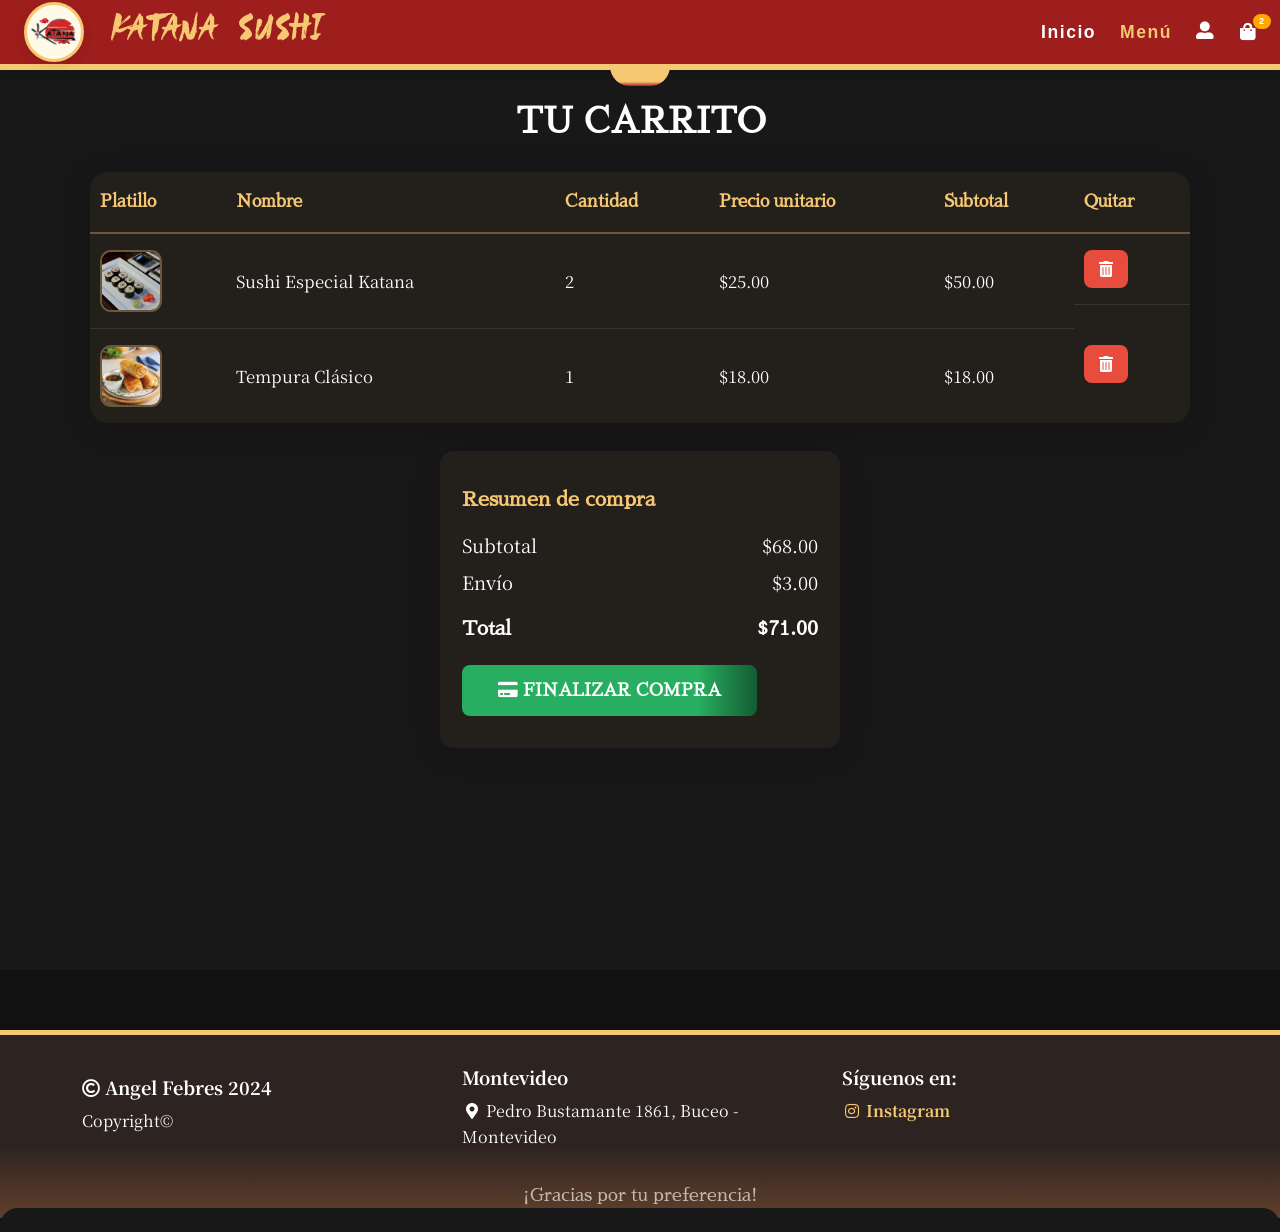
<file: bag.html>
<!DOCTYPE html>
<html lang="es">
<head>
    <title>Carrito | Katana Sushi</title>
    <meta charset="UTF-8">
    <meta name="viewport" content="width=device-width, initial-scale=1">
    <!-- Font Awesome CDN -->
    <link rel="stylesheet" href="https://cdnjs.cloudflare.com/ajax/libs/font-awesome/5.15.4/css/all.min.css">
    <link rel="stylesheet" href="./css/normalize.css">
    <link rel="stylesheet" href="./css/mdb.min.css">
    <link rel="stylesheet" href="./css/style.css">
    <link href="https://fonts.googleapis.com/css2?family=Sawarabi+Mincho&display=swap" rel="stylesheet">
    <link href="https://fonts.googleapis.com/css2?family=Noto+Serif+JP:wght@400;700&display=swap" rel="stylesheet">
    <style>
        body { background: #111;}
        .header-platillos { background: #9e2121; width: 100vw; min-height: 62px; position: relative; border-bottom: 5px solid #f7c873; z-index: 20;}
        .header-platillos-bar { display: flex; align-items: center; justify-content: space-between; padding: 0 32px; min-height: 62px; font-family: 'Sawarabi Mincho', serif;}
        .header-logo-jp { display: flex; align-items: center; gap: 18px;}
        .header-logo-jp img { background: #f7c873; border-radius: 50%; border: 4px solid #fff4; width: 54px; height: 54px; object-fit: cover;}
        .header-logo-jp span { color: #f7c873; font-size: 2rem; letter-spacing: 4px; font-family: 'Sawarabi Mincho', serif; font-weight: 400; margin-left: 6px;}
        .header-platillos-nav { display: flex; align-items: center; gap: 26px; font-family: 'Noto Serif JP', serif; font-size: 1.13rem;}
        .header-platillos-nav a { color: #fff; font-weight: 600; text-decoration: none; transition: color 0.13s; letter-spacing: 1.2px; font-family: 'Noto Serif JP', serif;}
        .header-platillos-nav a.active, .header-platillos-nav a.menu-active { color: #f7c873;}
        .header-platillos-nav .header-ico-btn { background: none; border: none; padding: 0 4px; color: #fff; font-size: 1.28rem;}
        .header-bag-link { position: relative; display: inline-block;}
        .header-bag-badge { position: absolute; top: -5px; right: -11px; background: #f7c873; color: #fff; font-size: 0.85rem; font-family: 'Noto Serif JP', serif; font-weight: 700; border-radius: 50%; padding: 2.5px 6px; z-index: 2;}
        .header-platillos-curve { position: relative; width: 100vw; height: 36px;}
        .header-platillos-curve-shape { position: absolute; left: 50%; transform: translateX(-50%); width: 72px; height: 23px; background: #f7c873; border-radius: 0 0 18px 18px; box-shadow: 0 4px 15px #0004; top: 13px; z-index: 22;}
        .main-bg-black { background: #181818; min-height: 100vh; width: 100vw; margin-top: 0; padding-bottom: 40px;}
        .register-main-centered { max-width: 1100px; margin: 0 auto; display: flex; flex-direction: column; align-items: center;}
        .bag-title { color: #fff; font-family: 'Sawarabi Mincho', serif; margin-top: 24px; margin-bottom: 22px; font-size: 2.2rem; font-weight: bold;}
        .bag-table { background: #23201c; border-radius: 18px; box-shadow: 0 4px 32px #0003; width: 100%; color: #fff; border-collapse: separate; border-spacing: 0;}
        .bag-table th, .bag-table td { padding: 16px 10px; font-size: 1.04rem; font-family: 'Noto Serif JP', serif;}
        .bag-table th { color: #f7c873; font-family: 'Sawarabi Mincho', serif; font-size: 1.09rem; border-bottom: 2px solid #f7c87355;}
        .bag-table tr:not(:last-child) td { border-bottom: 1px solid #333;}
        .bag-table img { width: 62px; height: 62px; border-radius: 11px; object-fit: cover; border: 2px solid #f7c87355;}
        .bag-actions { display: flex; gap: 10px; }
        .bag-actions button { border: none; background: #e74c3c; color: #fff; border-radius: 8px; font-size: 1rem; padding: 6px 15px; cursor: pointer; transition: background .2s;}
        .bag-actions button:hover { background: #c0392b; }
        .bag-summary { background: #23201c; color: #fff; border-radius: 14px; margin-top: 28px; padding: 32px 22px; font-family: 'Noto Serif JP', serif; box-shadow: 0 4px 32px #0003; font-size: 1.15rem; width: 100%; max-width: 400px;}
        .bag-summary-title { color: #f7c873; font-family: 'Sawarabi Mincho', serif; font-size: 1.25rem; font-weight: bold; margin-bottom: 16px;}
        .bag-summary-detail { display: flex; justify-content: space-between; margin-bottom: 7px;}
        .bag-summary-total { color: #fff; font-size: 1.23rem; font-family: 'Sawarabi Mincho', serif; font-weight: bold; margin-top: 16px; display: flex; justify-content: space-between;}
        .btn-checkout { background: linear-gradient(90deg, #27ae60 80%, #145c32 100%); color: #fff; border: none; border-radius: 8px; padding: 12px 36px; font-size: 1.09rem; font-family: 'Sawarabi Mincho', serif; font-weight: 700; margin: 20px 0 0 0; transition: background .2s;}
        .btn-checkout:hover { background: #1e7049; }
        .footer { background: linear-gradient(180deg, #2d2321 60%, #61402b 100%); border-top: 5px solid #f7c873; color: #fff; margin-top: 0; font-family: 'Noto Serif JP', serif; padding: 32px 0 8px 0;}
        .footer .kanji-sushi { font-size: 2.4rem; color: #f7c873; font-family: 'Sawarabi Mincho', serif; margin-bottom: 10px;}
        .footer ul { padding-left: 0; list-style: none;}
        .footer h5 { color: #fff; font-family: 'Noto Serif JP', serif; margin-top: 0; margin-bottom: .6rem; font-size: 1.13rem;}
        .footer-link { color: #f7c873; text-decoration: none; transition: color .2s;}
        .footer-link:hover { color: #fff;}
        .footer .text-center { font-family:'Sawarabi Mincho',serif; font-size:1.1rem; opacity:0.65; margin-top: 16px;}
        .bottom-wave { width: 100vw; height: 24px; background: #181818; position: relative; z-index: 4; border-top-left-radius: 18px; border-top-right-radius: 18px; margin-top: -10px;}
        @media (max-width: 900px) {
            .bag-table th, .bag-table td { font-size: .97rem; padding: 11px 4px;}
            .bag-table img { width: 40px; height: 40px;}
            .register-main-centered { max-width: 98vw; }
        }
        @media (max-width: 700px) {
            .header-platillos-bar { flex-direction: column; gap: 10px; padding: 0 4vw;}
            .footer .col-md-4 { margin-bottom: 18px;}
            .bag-summary { max-width: 98vw; }
            .bag-title { font-size: 1.55rem;}
        }
        @font-face {
            font-family: 'Never Settle';
            src: url('./webfonts/Never-Settle.ttf') format('truetype');
            font-weight: normal;
            font-style: normal;
    </style>
</head>
<body>
      <!-- HEADER -->
    <header class="header full-box">
        <div class="header-brand full-box" style="display: flex; align-items: center; justify-content: space-between; width: 100%; padding: 0 24px;">
            <div>
                <a href="index.html">
                    <img src="./assets/img/logo.png" alt="logo" class="img-fluid" style="max-height: 60px;">
                </a>
            </div>
            <div style="font-family: 'Never Settle', serif; color:#f7c873; font-size:2.5rem; letter-spacing: 2px;">
                .  KATANA SUSHI
            </div>
            <nav class="header-navbar full-box poppins-regular font-weight-bold" style="margin-left:auto;">
                <ul class="list-unstyled full-box" style="display: flex; gap: 1.5rem; align-items: center; margin-bottom: 0;">
                    <li>
                        <a href="index.html">Inicio</a>
                    </li>
                    <li>
                        <a href="menu.html" style="color:#f7c873;">Menú</a>
                    </li>
                    <li>
                        <span class="header-button btn-login-menu" style="position:relative;">
                            <i class="fas fa-user-alt" onclick="show_popup_login()" style="cursor:pointer;"></i>
                            <div class="div-bordered popup-login">
                                <div class="login-title">INICIAR SESIÓN</div>
                                <form class="full-box" action="">
                                    <div class="form-outline mb-3">
                                        <input type="email" class="form-control" name="login_email_cliente" id="login_email" maxlength="70" required="" placeholder="Email">
                                    </div>
                                    <div class="form-outline mb-3">
                                        <input type="password" class="form-control" name="login_clave_cliente" id="login_password" pattern="[a-zA-Z0-9$@.-]{7,100}" maxlength="100" required="" placeholder="Contraseña">
                                    </div>
                                    <button class="btn btn-info btn-sm w-100" style="margin-bottom:8px;">Iniciar sesión</button>
                                </form>
                                <hr>
                                <p class="text-center mb-1" style="font-size:.95rem;">¿No tienes cuenta? <a href="registration.html">Regístrate aquí</a></p>
                            </div>
                        </span>
                    </li>
                    <li>
                        <a href="bag.html" class="header-button text-center" title="Carrito" style="position:relative;">
                            <i class="fas fa-shopping-bag"></i>
                            <span class="badge bg-warning rounded-pill bag-count" style="position:absolute;top:-8px;right:-15px;">2</span>
                        </a>
                    </li>
                </ul>
            </nav>
        </div>
    </header>
    <div class="main-bg-black">
        <main class="register-main-centered">
            <div class="bag-title">TU CARRITO</div>
            <table class="bag-table">
                <thead>
                    <tr>
                        <th>Platillo</th>
                        <th>Nombre</th>
                        <th>Cantidad</th>
                        <th>Precio unitario</th>
                        <th>Subtotal</th>
                        <th>Quitar</th>
                    </tr>
                </thead>
                <tbody>
                    <tr>
                        <td><img src="./assets/platillos/platillo.jpg" alt="Sushi Katana"></td>
                        <td>Sushi Especial Katana</td>
                        <td>2</td>
                        <td>$25.00</td>
                        <td>$50.00</td>
                        <td class="bag-actions">
                            <button title="Eliminar"><i class="fas fa-trash-alt"></i></button>
                        </td>
                    </tr>
                    <tr>
                        <td><img src="./assets/img/img_not_found.jpg" alt="Tempura"></td>
                        <td>Tempura Clásico</td>
                        <td>1</td>
                        <td>$18.00</td>
                        <td>$18.00</td>
                        <td class="bag-actions">
                            <button title="Eliminar"><i class="fas fa-trash-alt"></i></button>
                        </td>
                    </tr>
                </tbody>
            </table>
            <div class="bag-summary">
                <div class="bag-summary-title">Resumen de compra</div>
                <div class="bag-summary-detail"><span>Subtotal</span> <span>$68.00</span></div>
                <div class="bag-summary-detail"><span>Envío</span> <span>$3.00</span></div>
                <div class="bag-summary-total"><span>Total</span> <span>$71.00</span></div>
                <button class="btn-checkout"><i class="fas fa-credit-card"></i> FINALIZAR COMPRA</button>
            </div>
        </main>
    </div>
    <footer class="footer" style="margin-top:60px;">
        <div class="container">
            <div class="row">
                <div class="col-12 col-md-4">
                    <div class="kanji-sushi"></div>
                    <ul class="list-unstyled">
                        <li><h5 class="font-weight-bold"><i class="far fa-copyright"></i> Angel Febres 2024</h5></li>
                        <li> Copyright© </li>
                    </ul>
                </div>
                <div class="col-12 col-md-4">
                    <ul class="list-unstyled">
                        <li><h5 class="font-weight-bold">Montevideo</h5></li>
                        <li><i class="fas fa-map-marker-alt fa-fw"></i> Pedro Bustamante 1861, Buceo - Montevideo</li>
                    </ul>
                </div>
                <div class="col-12 col-md-4">
                    <ul class="list-unstyled">
                        <li><h5 class="font-weight-bold">Síguenos en:</h5> </li>
                        <li>
                            <a href="https://www.instagram.com/katana_sushi.uy/" class="footer-link" target="_blank">
                                <i class="fab fa-instagram fa-fw"></i> Instagram
                            </a>
                        </li>
                    </ul>
                </div>
            </div>
            <div class="text-center" style="font-family:'Sawarabi Mincho',serif;font-size:1.1rem;opacity:0.65;">
                ¡Gracias por tu preferencia!
            </div>
        </div>
    </footer>
    <div class="bottom-wave"></div>
    <script>
      function show_popup_login() {
        var popup = document.querySelector('.popup-login');
        popup.style.display = (popup.style.display === "block") ? "none" : "block";
        setTimeout(function() {
          document.addEventListener('mousedown', handler);
        }, 0);
        function handler(e) {
          if (!popup.contains(e.target) && !e.target.classList.contains('fa-user-alt')) {
            popup.style.display = "none";
            document.removeEventListener('mousedown', handler);
          }
        }
      }
    </script>
</body>
</html>
</file>
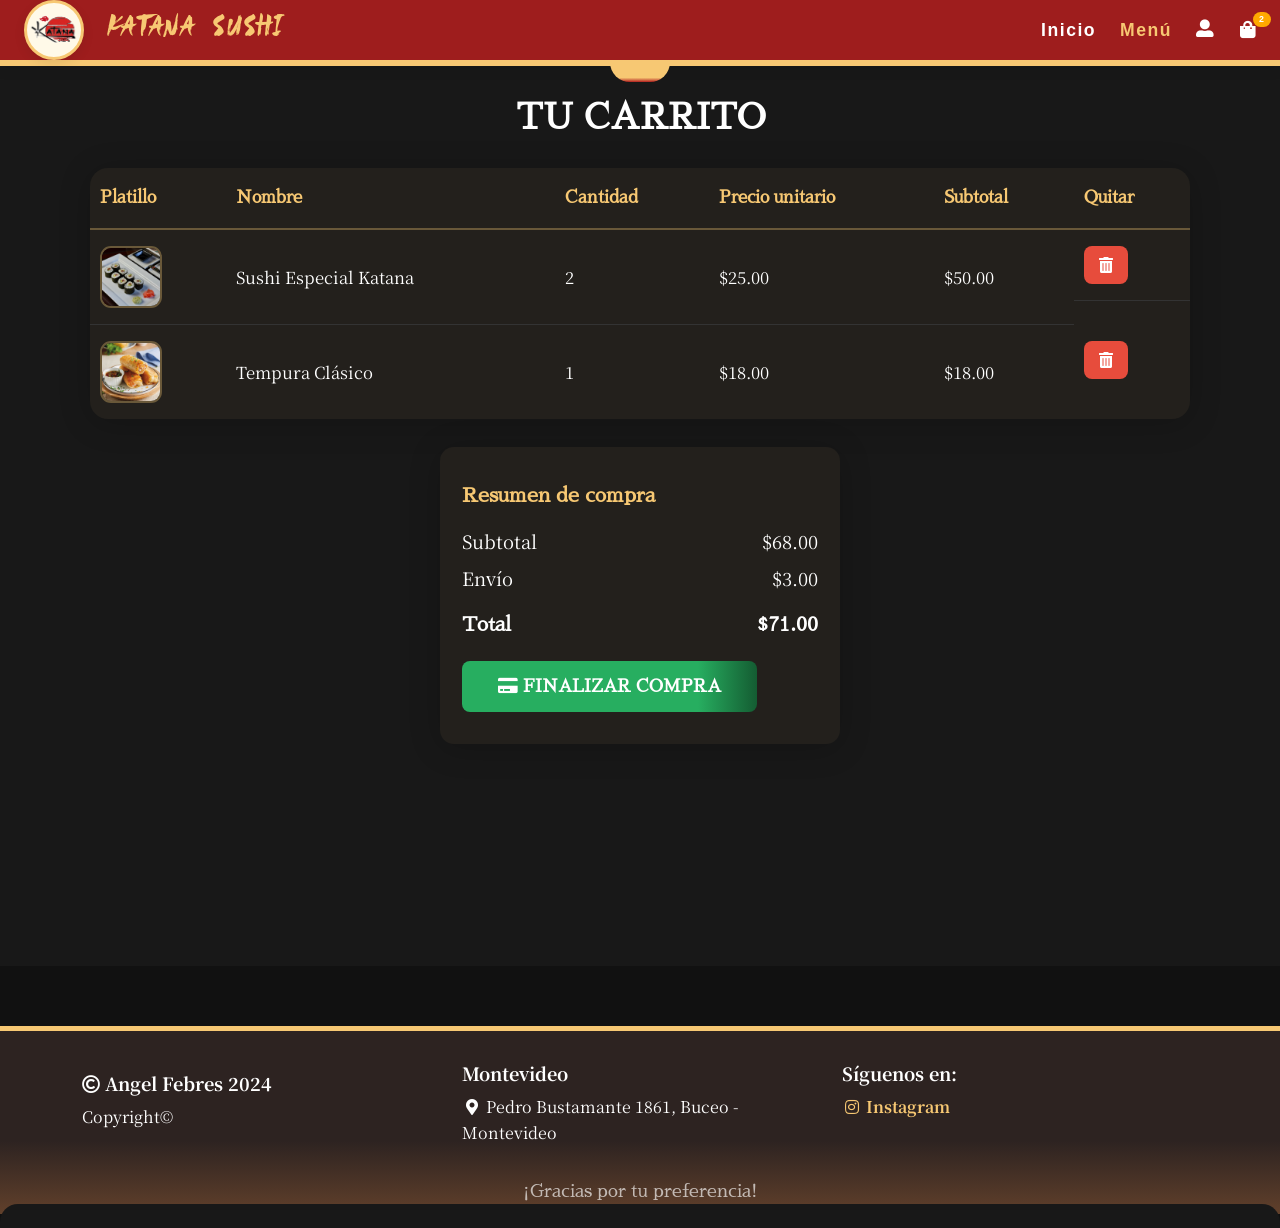
<file: public/bag.html>
<!DOCTYPE html>
<html lang="es">
<head>
    <title>Carrito | Katana Sushi</title>
    <meta charset="UTF-8">
    <meta name="viewport" content="width=device-width, initial-scale=1">
    <!-- Font Awesome CDN -->
    <link rel="stylesheet" href="https://cdnjs.cloudflare.com/ajax/libs/font-awesome/5.15.4/css/all.min.css">
    <link rel="stylesheet" href="./css/normalize.css">
    <link rel="stylesheet" href="./css/mdb.min.css">
    <link rel="stylesheet" href="./css/style.css">
    <link href="https://fonts.googleapis.com/css2?family=Sawarabi+Mincho&display=swap" rel="stylesheet">
    <link href="https://fonts.googleapis.com/css2?family=Noto+Serif+JP:wght@400;700&display=swap" rel="stylesheet">
    <style>
        @font-face {
            font-family: 'Never Settle';
            src: url('./webfonts/Never-Settle.ttf') format('truetype');
            font-weight: normal;
            font-style: normal;
        }
        body { background: #111;}
        .header-platillos { background: #9e2121; width: 100vw; min-height: 62px; position: relative; border-bottom: 5px solid #f7c873; z-index: 20;}
        .header-platillos-bar { display: flex; align-items: center; justify-content: space-between; padding: 0 32px; min-height: 62px; font-family: 'Sawarabi Mincho', serif;}
        .header-logo-jp { display: flex; align-items: center; gap: 18px;}
        .header-logo-jp img { background: #f7c873; border-radius: 50%; border: 4px solid #fff4; width: 54px; height: 54px; object-fit: cover;}
        .header-logo-jp span { color: #f7c873; font-size: 2rem; letter-spacing: 4px; font-family: 'Sawarabi Mincho', serif; font-weight: 400; margin-left: 6px;}
        .header-platillos-nav { display: flex; align-items: center; gap: 26px; font-family: 'Noto Serif JP', serif; font-size: 1.13rem;}
        .header-platillos-nav a { color: #fff; font-weight: 600; text-decoration: none; transition: color 0.13s; letter-spacing: 1.2px; font-family: 'Noto Serif JP', serif;}
        .header-platillos-nav a.active, .header-platillos-nav a.menu-active { color: #f7c873;}
        .header-platillos-nav .header-ico-btn { background: none; border: none; padding: 0 4px; color: #fff; font-size: 1.28rem;}
        .header-bag-link { position: relative; display: inline-block;}
        .header-bag-badge { position: absolute; top: -5px; right: -11px; background: #f7c873; color: #fff; font-size: 0.85rem; font-family: 'Noto Serif JP', serif; font-weight: 700; border-radius: 50%; padding: 2.5px 6px; z-index: 2;}
        .header-platillos-curve { position: relative; width: 100vw; height: 36px;}
        .header-platillos-curve-shape { position: absolute; left: 50%; transform: translateX(-50%); width: 72px; height: 23px; background: #f7c873; border-radius: 0 0 18px 18px; box-shadow: 0 4px 15px #0004; top: 13px; z-index: 22;}
        .main-bg-black { background: #181818; min-height: 100vh; width: 100vw; margin-top: 0; padding-bottom: 40px;}
        .register-main-centered { max-width: 1100px; margin: 0 auto; display: flex; flex-direction: column; align-items: center;}
        .bag-title { color: #fff; font-family: 'Sawarabi Mincho', serif; margin-top: 24px; margin-bottom: 22px; font-size: 2.2rem; font-weight: bold;}
        .bag-table { background: #23201c; border-radius: 18px; box-shadow: 0 4px 32px #0003; width: 100%; color: #fff; border-collapse: separate; border-spacing: 0;}
        .bag-table th, .bag-table td { padding: 16px 10px; font-size: 1.04rem; font-family: 'Noto Serif JP', serif;}
        .bag-table th { color: #f7c873; font-family: 'Sawarabi Mincho', serif; font-size: 1.09rem; border-bottom: 2px solid #f7c87355;}
        .bag-table tr:not(:last-child) td { border-bottom: 1px solid #333;}
        .bag-table img { width: 62px; height: 62px; border-radius: 11px; object-fit: cover; border: 2px solid #f7c87355;}
        .bag-actions { display: flex; gap: 10px; }
        .bag-actions button { border: none; background: #e74c3c; color: #fff; border-radius: 8px; font-size: 1rem; padding: 6px 15px; cursor: pointer; transition: background .2s;}
        .bag-actions button:hover { background: #c0392b; }
        .bag-summary { background: #23201c; color: #fff; border-radius: 14px; margin-top: 28px; padding: 32px 22px; font-family: 'Noto Serif JP', serif; box-shadow: 0 4px 32px #0003; font-size: 1.15rem; width: 100%; max-width: 400px;}
        .bag-summary-title { color: #f7c873; font-family: 'Sawarabi Mincho', serif; font-size: 1.25rem; font-weight: bold; margin-bottom: 16px;}
        .bag-summary-detail { display: flex; justify-content: space-between; margin-bottom: 7px;}
        .bag-summary-total { color: #fff; font-size: 1.23rem; font-family: 'Sawarabi Mincho', serif; font-weight: bold; margin-top: 16px; display: flex; justify-content: space-between;}
        .btn-checkout { background: linear-gradient(90deg, #27ae60 80%, #145c32 100%); color: #fff; border: none; border-radius: 8px; padding: 12px 36px; font-size: 1.09rem; font-family: 'Sawarabi Mincho', serif; font-weight: 700; margin: 20px 0 0 0; transition: background .2s;}
        .btn-checkout:hover { background: #1e7049; }
        .footer { background: linear-gradient(180deg, #2d2321 60%, #61402b 100%); border-top: 5px solid #f7c873; color: #fff; margin-top: 0; font-family: 'Noto Serif JP', serif; padding: 32px 0 8px 0;}
        .footer .kanji-sushi { font-size: 2.4rem; color: #f7c873; font-family: 'Sawarabi Mincho', serif; margin-bottom: 10px;}
        .footer ul { padding-left: 0; list-style: none;}
        .footer h5 { color: #fff; font-family: 'Noto Serif JP', serif; margin-top: 0; margin-bottom: .6rem; font-size: 1.13rem;}
        .footer-link { color: #f7c873; text-decoration: none; transition: color .2s;}
        .footer-link:hover { color: #fff;}
        .footer .text-center { font-family:'Sawarabi Mincho',serif; font-size:1.1rem; opacity:0.65; margin-top: 16px;}
        .bottom-wave { width: 100vw; height: 24px; background: #181818; position: relative; z-index: 4; border-top-left-radius: 18px; border-top-right-radius: 18px; margin-top: -10px;}
        @media (max-width: 900px) {
            .bag-table th, .bag-table td { font-size: .97rem; padding: 11px 4px;}
            .bag-table img { width: 40px; height: 40px;}
            .register-main-centered { max-width: 98vw; }
        }
        @media (max-width: 700px) {
            .header-platillos-bar { flex-direction: column; gap: 10px; padding: 0 4vw;}
            .footer .col-md-4 { margin-bottom: 18px;}
            .bag-summary { max-width: 98vw; }
            .bag-title { font-size: 1.55rem;}
        }
    </style>
</head>
<body>
      <!-- HEADER -->
    <header class="header full-box">
        <div class="header-brand full-box" style="display: flex; align-items: center; justify-content: space-between; width: 100%; padding: 0 24px;">
            <div>
                <a href="index.html">
                    <img src="./assets/img/logo.png" alt="logo" class="img-fluid" style="max-height: 60px;">
                </a>
            </div>
            <div style="font-family: 'Never Settle', serif; color:#f7c873; font-size:2rem; letter-spacing: 2px;">
                . Katana Sushi
            </div>
            <nav class="header-navbar full-box poppins-regular font-weight-bold" style="margin-left:auto;">
                <ul class="list-unstyled full-box" style="display: flex; gap: 1.5rem; align-items: center; margin-bottom: 0;">
                    <li>
                        <a href="index.html">Inicio</a>
                    </li>
                    <li>
                        <a href="menu.html" style="color:#f7c873;">Menú</a>
                    </li>
                    <li>
                        <span class="header-button btn-login-menu" style="position:relative;">
                            <i class="fas fa-user-alt" onclick="show_popup_login()" style="cursor:pointer;"></i>
                            <div class="div-bordered popup-login">
                                <div class="login-title">INICIAR SESIÓN</div>
                                <form class="full-box" action="">
                                    <div class="form-outline mb-3">
                                        <input type="email" class="form-control" name="login_email_cliente" id="login_email" maxlength="70" required="" placeholder="Email">
                                    </div>
                                    <div class="form-outline mb-3">
                                        <input type="password" class="form-control" name="login_clave_cliente" id="login_password" pattern="[a-zA-Z0-9$@.-]{7,100}" maxlength="100" required="" placeholder="Contraseña">
                                    </div>
                                    <button class="btn btn-info btn-sm w-100" style="margin-bottom:8px;">Iniciar sesión</button>
                                </form>
                                <hr>
                                <p class="text-center mb-1" style="font-size:.95rem;">¿No tienes cuenta? <a href="registration.html">Regístrate aquí</a></p>
                            </div>
                        </span>
                    </li>
                    <li>
                        <a href="bag.html" class="header-button text-center" title="Carrito" style="position:relative;">
                            <i class="fas fa-shopping-bag"></i>
                            <span class="badge bg-warning rounded-pill bag-count" style="position:absolute;top:-8px;right:-15px;">2</span>
                        </a>
                    </li>
                </ul>
            </nav>
        </div>
    </header>
    <div class="main-bg-black">
        <main class="register-main-centered">
            <div class="bag-title">TU CARRITO</div>
            <table class="bag-table">
                <thead>
                    <tr>
                        <th>Platillo</th>
                        <th>Nombre</th>
                        <th>Cantidad</th>
                        <th>Precio unitario</th>
                        <th>Subtotal</th>
                        <th>Quitar</th>
                    </tr>
                </thead>
                <tbody>
                    <tr>
                        <td><img src="./assets/platillos/platillo.jpg" alt="Sushi Katana"></td>
                        <td>Sushi Especial Katana</td>
                        <td>2</td>
                        <td>$25.00</td>
                        <td>$50.00</td>
                        <td class="bag-actions">
                            <button title="Eliminar"><i class="fas fa-trash-alt"></i></button>
                        </td>
                    </tr>
                    <tr>
                        <td><img src="./assets/img/img_not_found.jpg" alt="Tempura"></td>
                        <td>Tempura Clásico</td>
                        <td>1</td>
                        <td>$18.00</td>
                        <td>$18.00</td>
                        <td class="bag-actions">
                            <button title="Eliminar"><i class="fas fa-trash-alt"></i></button>
                        </td>
                    </tr>
                </tbody>
            </table>
            <div class="bag-summary">
                <div class="bag-summary-title">Resumen de compra</div>
                <div class="bag-summary-detail"><span>Subtotal</span> <span>$68.00</span></div>
                <div class="bag-summary-detail"><span>Envío</span> <span>$3.00</span></div>
                <div class="bag-summary-total"><span>Total</span> <span>$71.00</span></div>
                <button class="btn-checkout"><i class="fas fa-credit-card"></i> FINALIZAR COMPRA</button>
            </div>
        </main>
    </div>
    <footer class="footer" style="margin-top:60px;">
        <div class="container">
            <div class="row">
                <div class="col-12 col-md-4">
                    <div class="kanji-sushi"></div>
                    <ul class="list-unstyled">
                        <li><h5 class="font-weight-bold"><i class="far fa-copyright"></i> Angel Febres 2024</h5></li>
                        <li> Copyright© </li>
                    </ul>
                </div>
                <div class="col-12 col-md-4">
                    <ul class="list-unstyled">
                        <li><h5 class="font-weight-bold">Montevideo</h5></li>
                        <li><i class="fas fa-map-marker-alt fa-fw"></i> Pedro Bustamante 1861, Buceo - Montevideo</li>
                    </ul>
                </div>
                <div class="col-12 col-md-4">
                    <ul class="list-unstyled">
                        <li><h5 class="font-weight-bold">Síguenos en:</h5> </li>
                        <li>
                            <a href="https://www.instagram.com/katana_sushi.uy/" class="footer-link" target="_blank">
                                <i class="fab fa-instagram fa-fw"></i> Instagram
                            </a>
                        </li>
                    </ul>
                </div>
            </div>
            <div class="text-center" style="font-family:'Sawarabi Mincho',serif;font-size:1.1rem;opacity:0.65;">
                ¡Gracias por tu preferencia!
            </div>
        </div>
    </footer>
    <div class="bottom-wave"></div>
    <script>
      function show_popup_login() {
        var popup = document.querySelector('.popup-login');
        popup.style.display = (popup.style.display === "block") ? "none" : "block";
        setTimeout(function() {
          document.addEventListener('mousedown', handler);
        }, 0);
        function handler(e) {
          if (!popup.contains(e.target) && !e.target.classList.contains('fa-user-alt')) {
            popup.style.display = "none";
            document.removeEventListener('mousedown', handler);
          }
        }
      }
    </script>
</body>
</html>
</file>
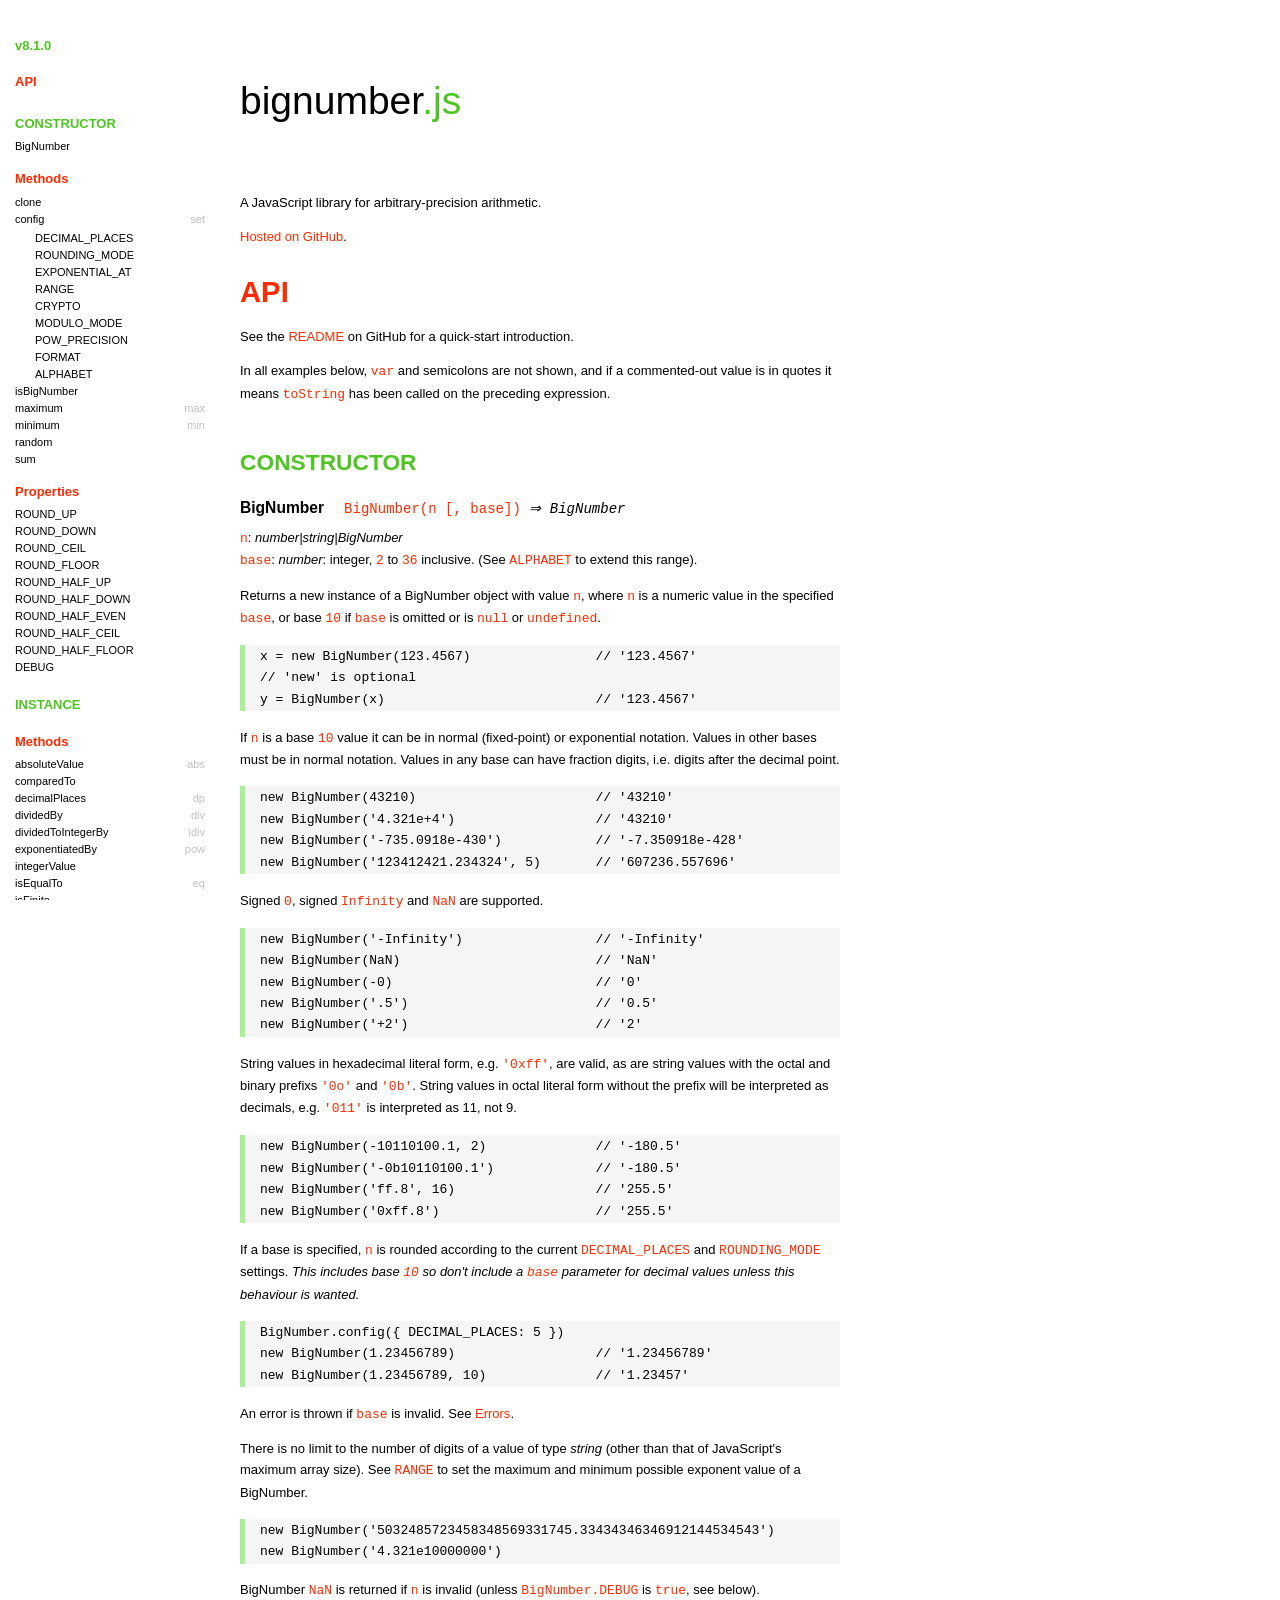
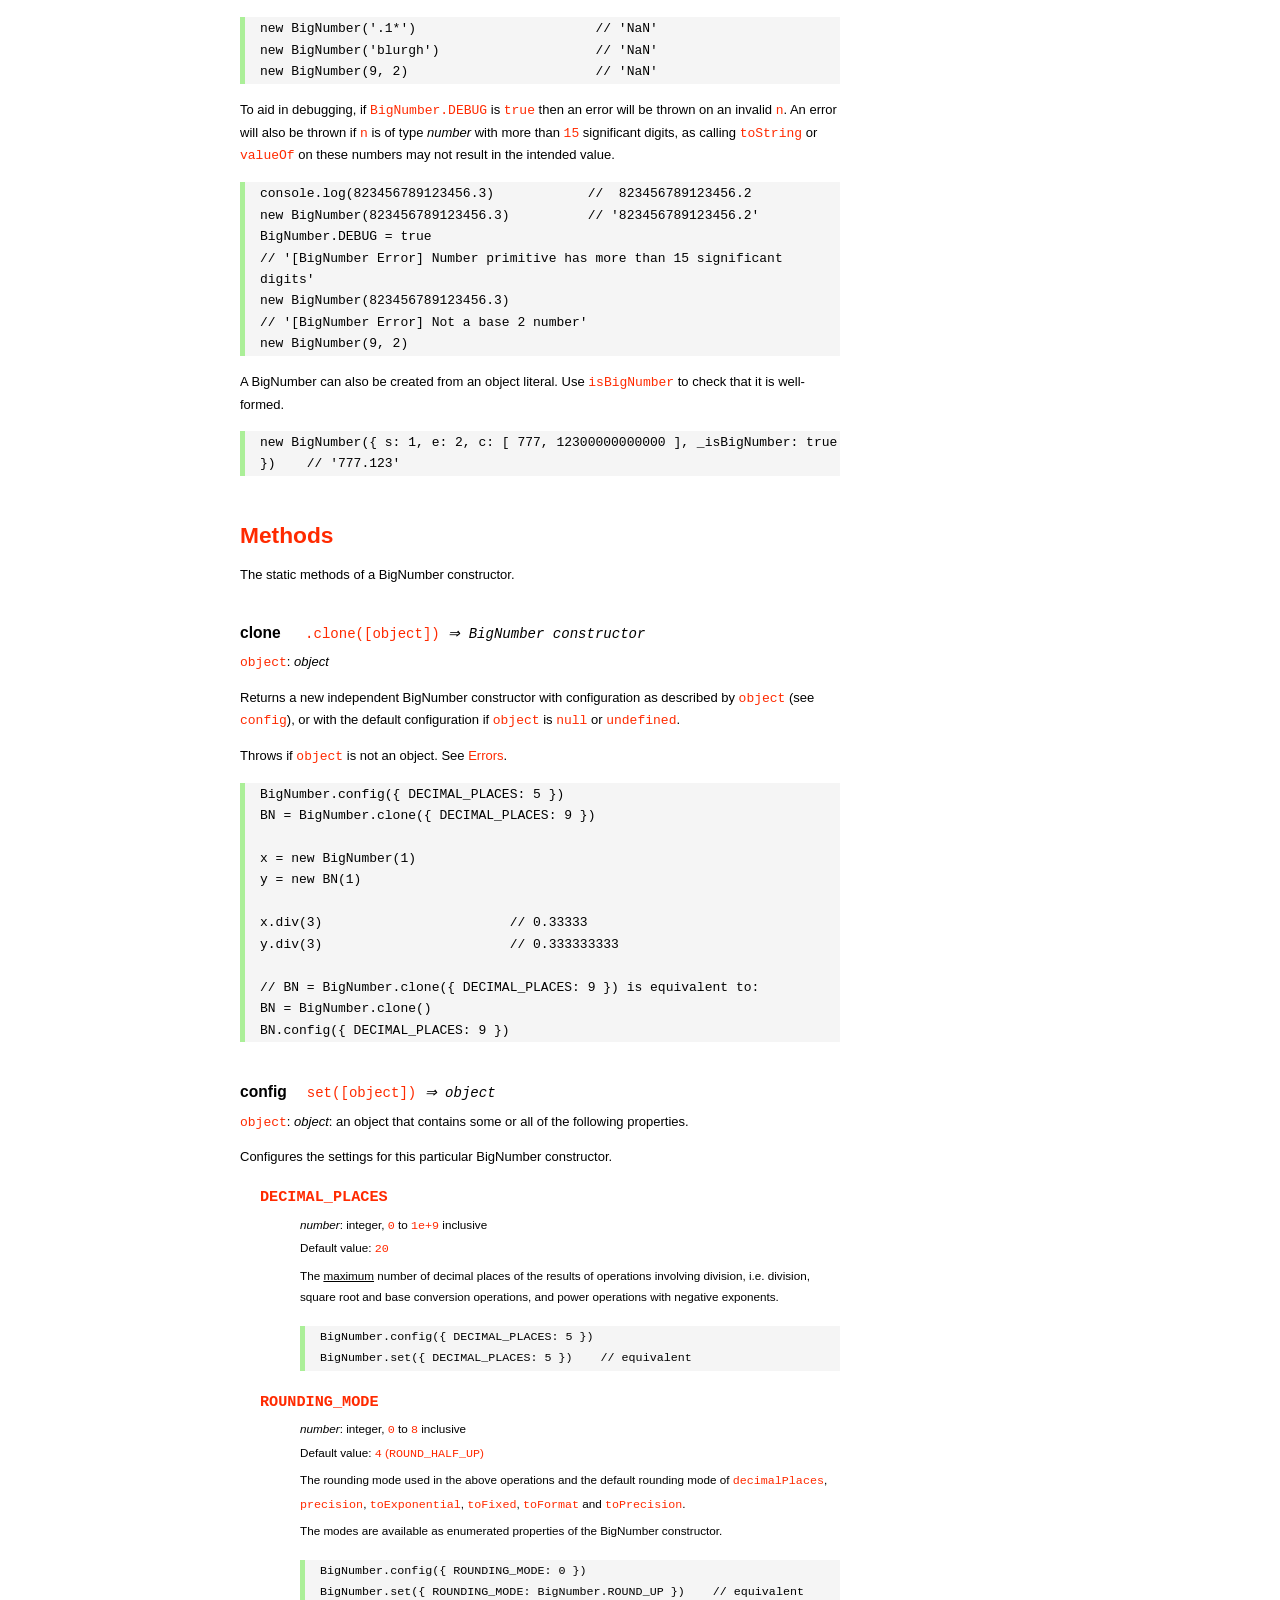
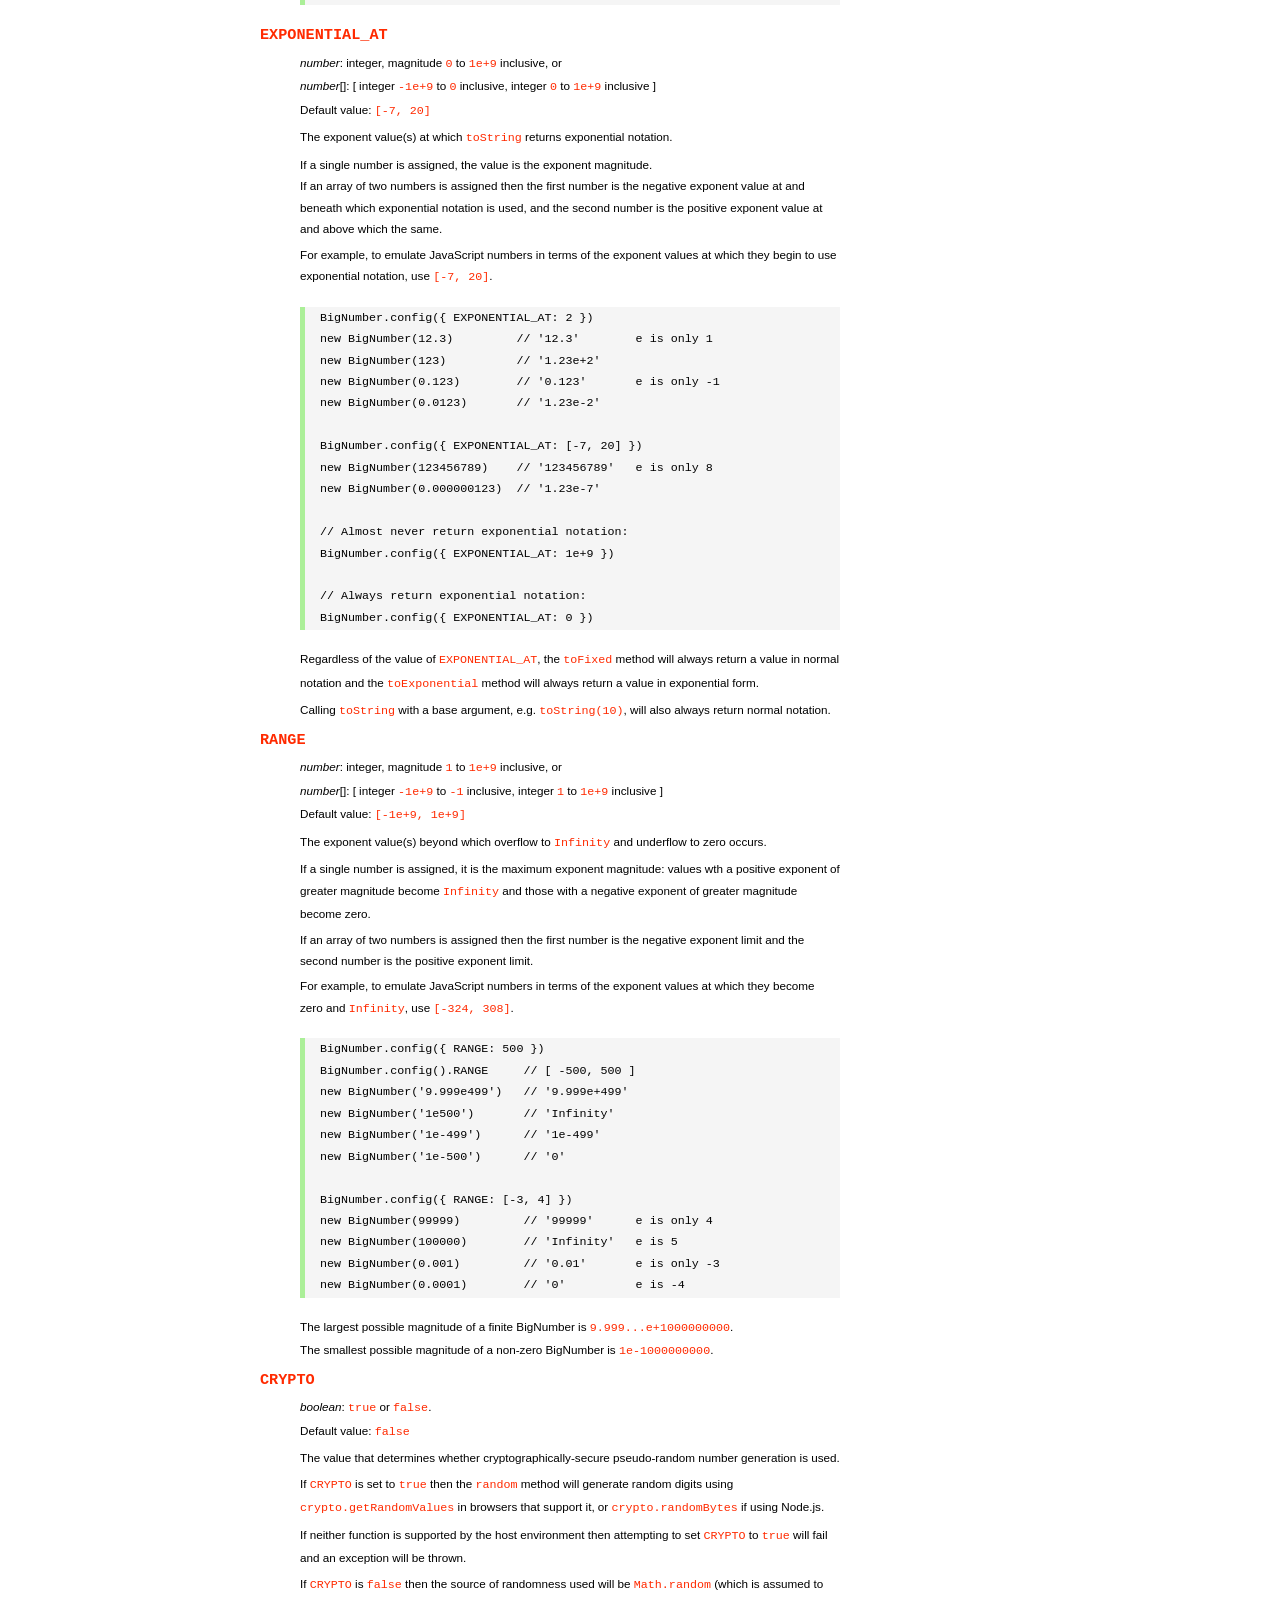
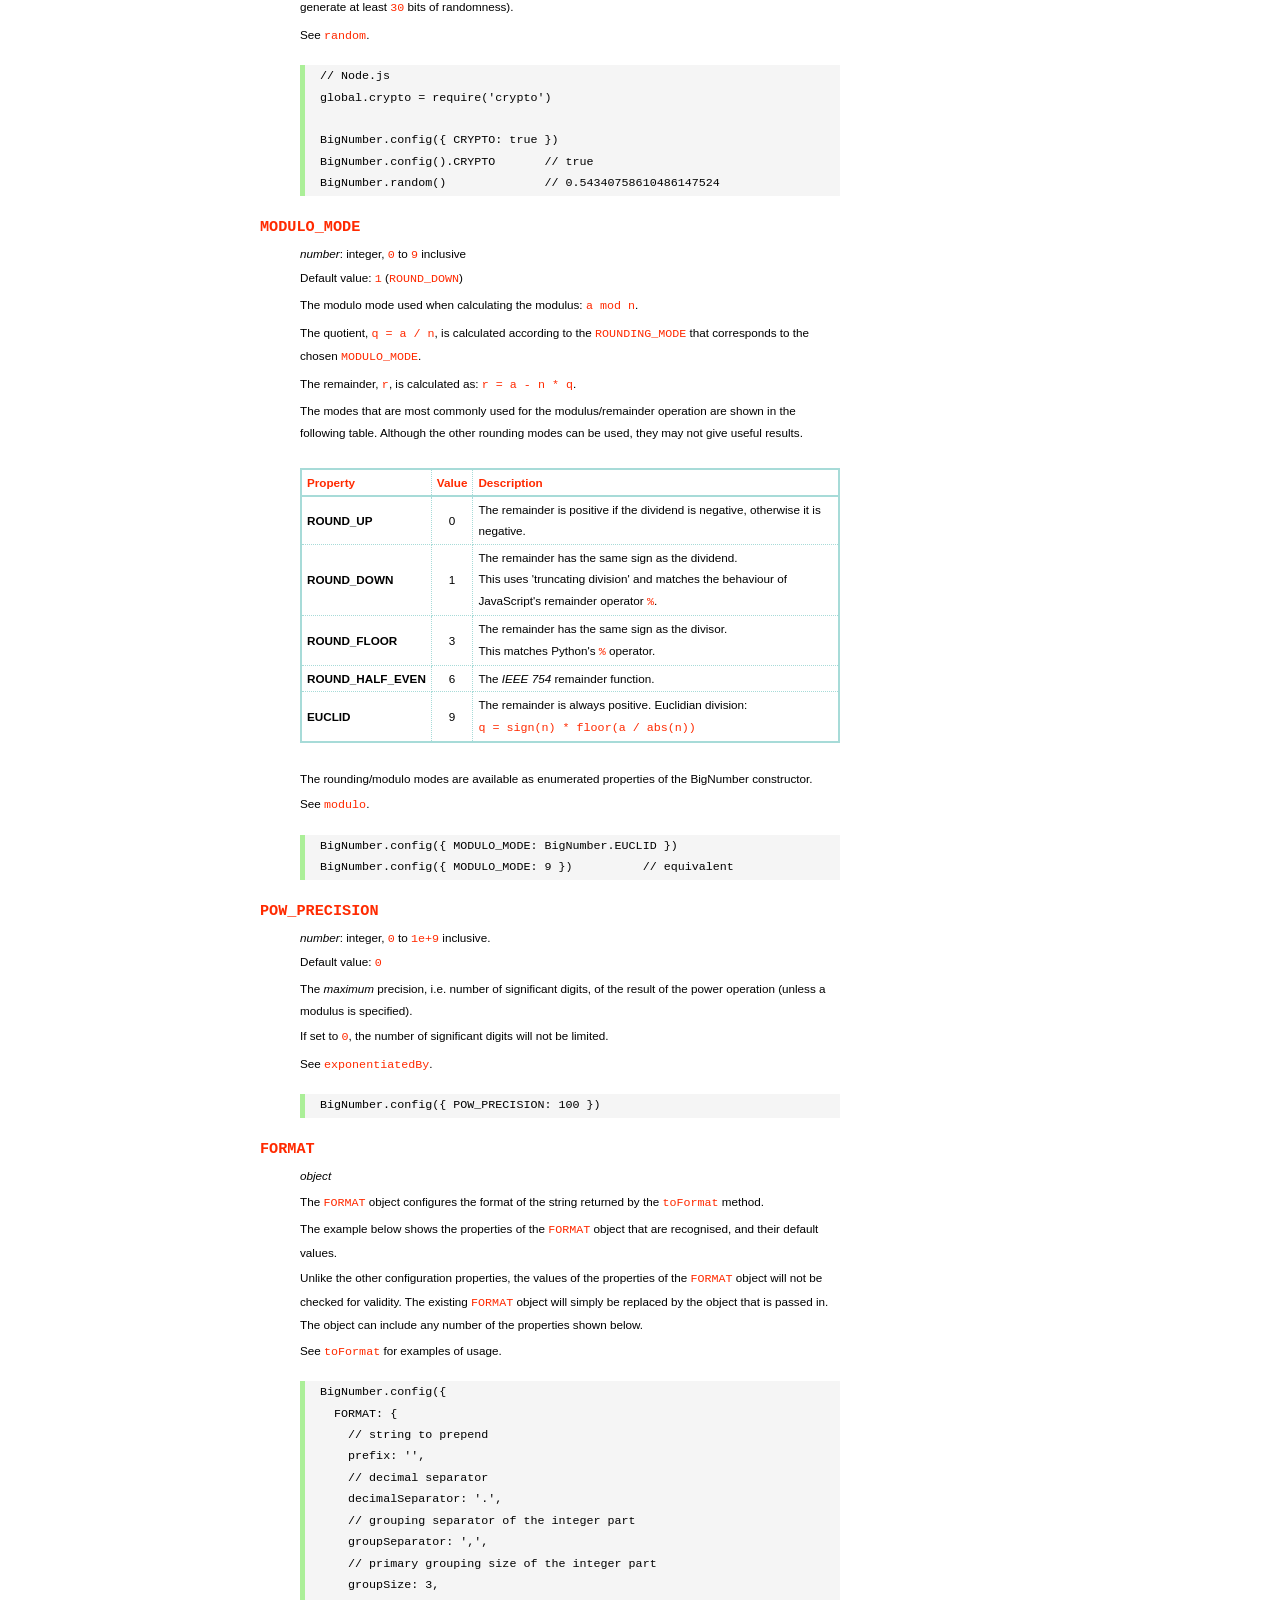
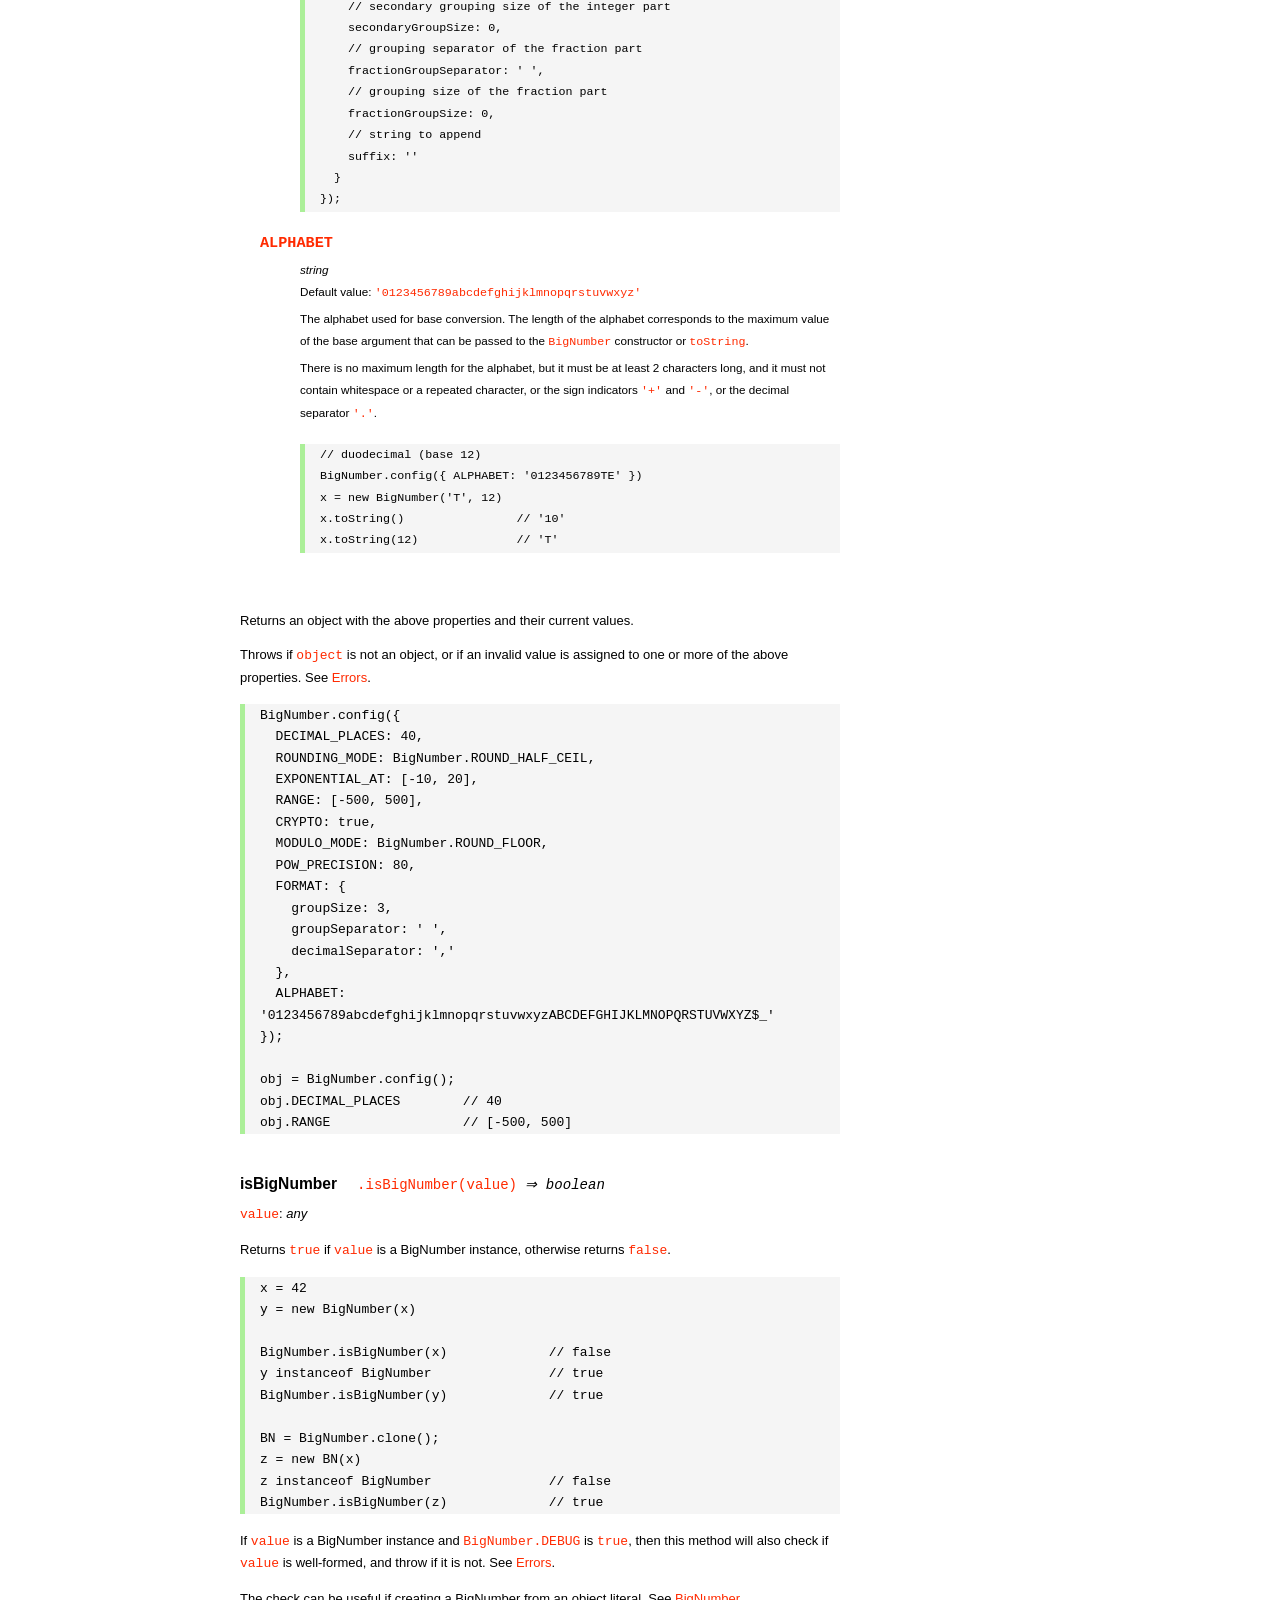
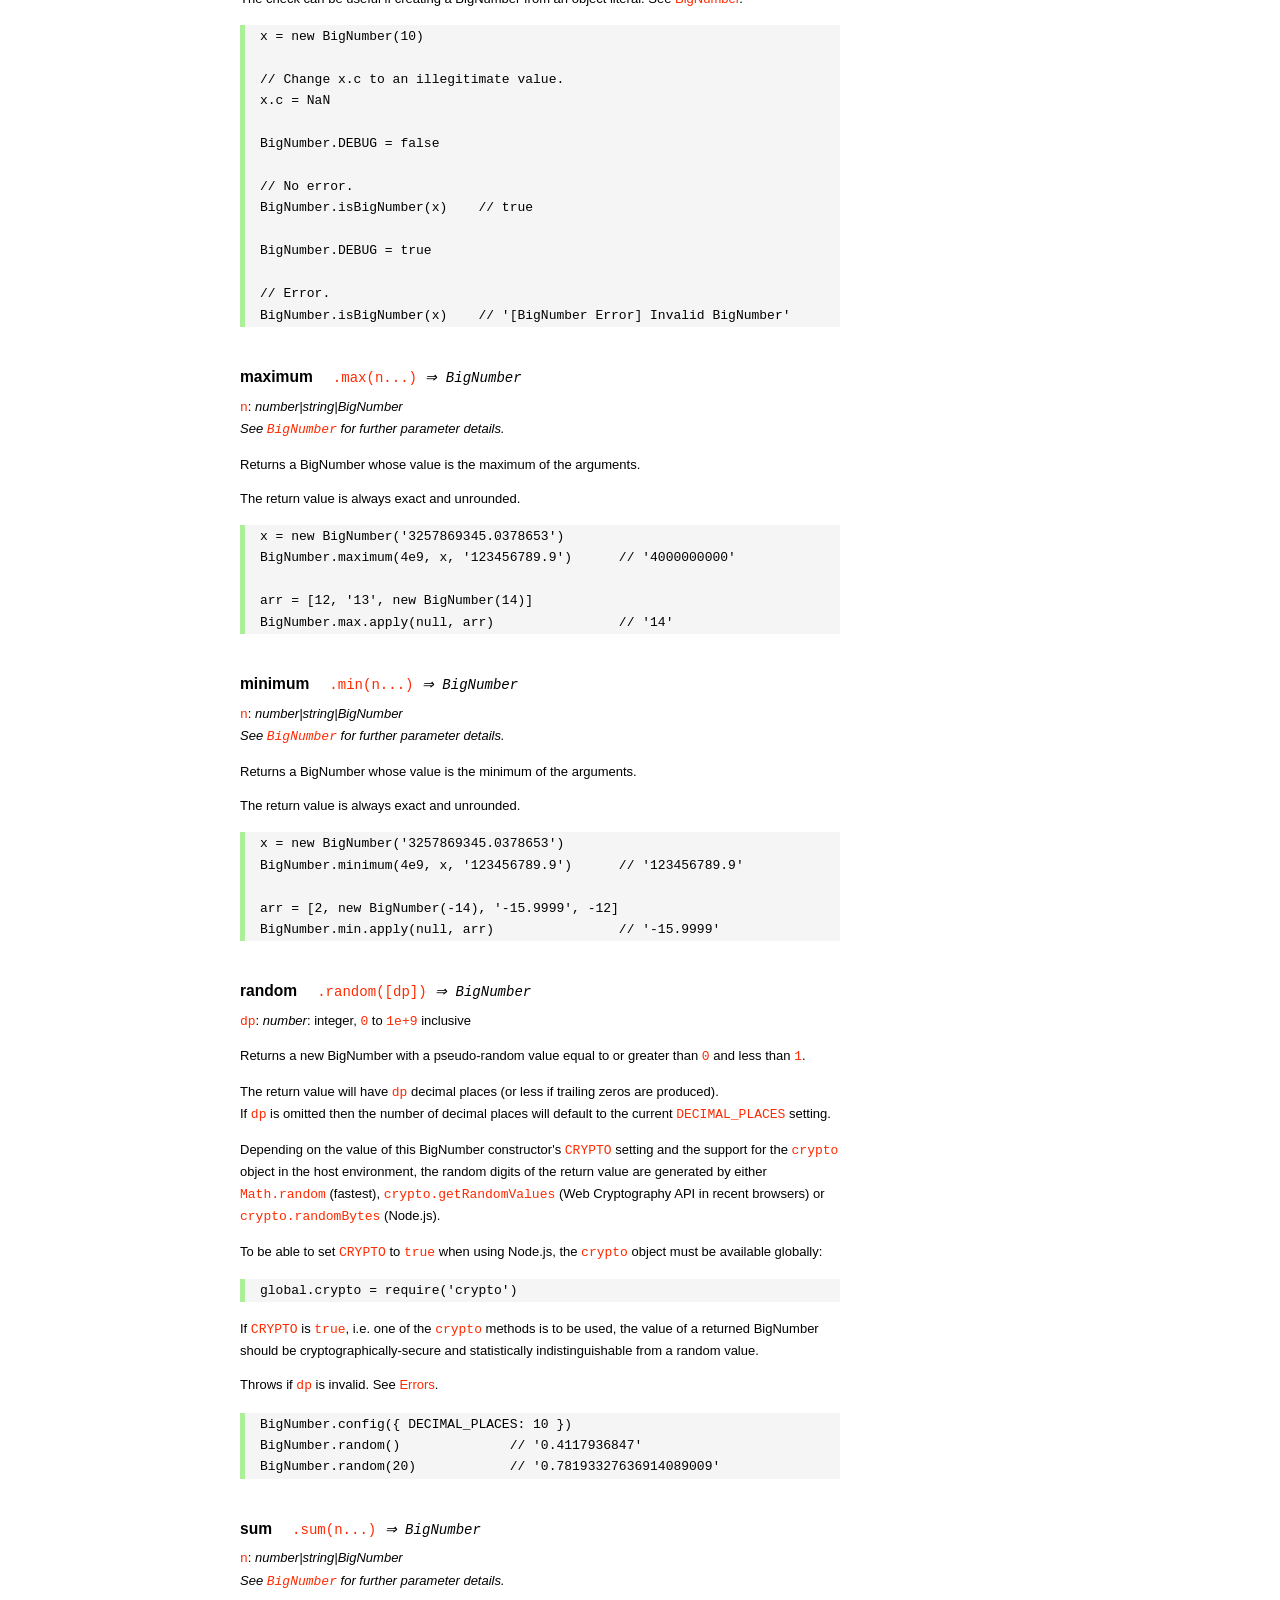
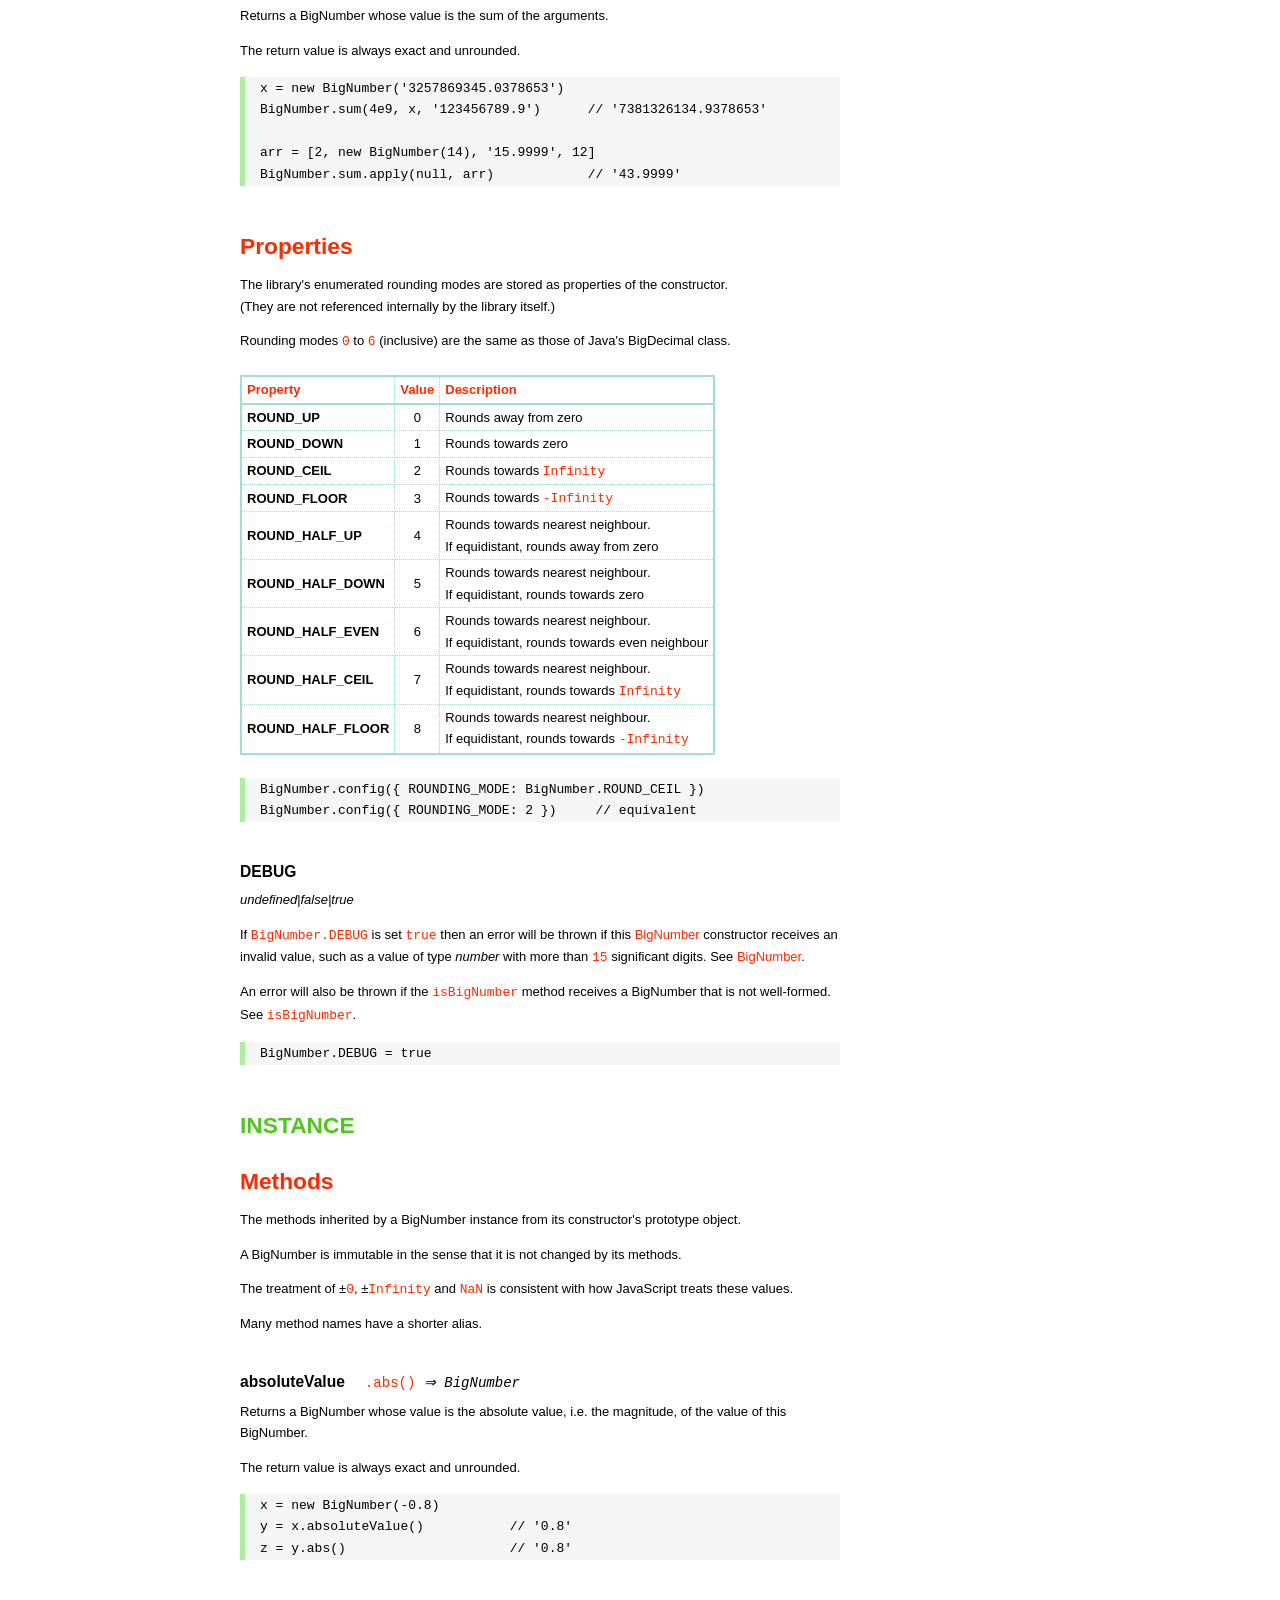
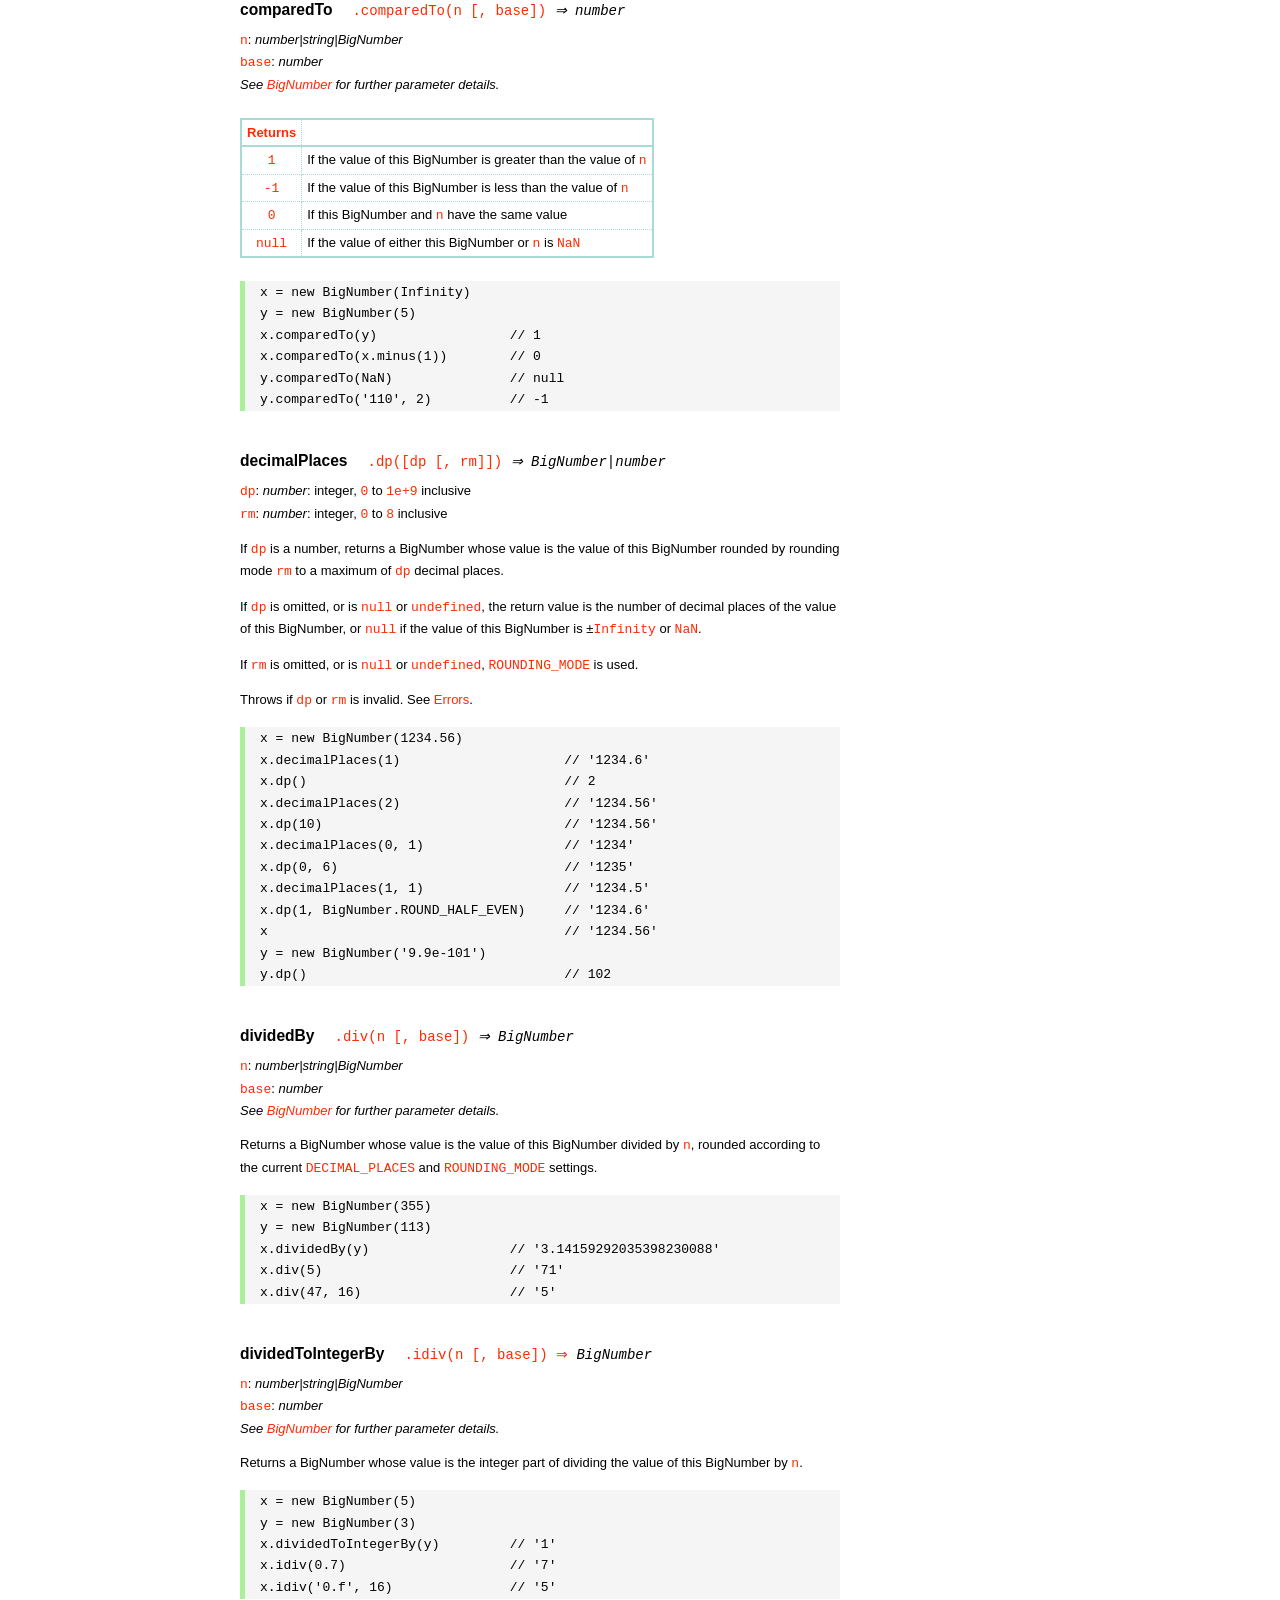
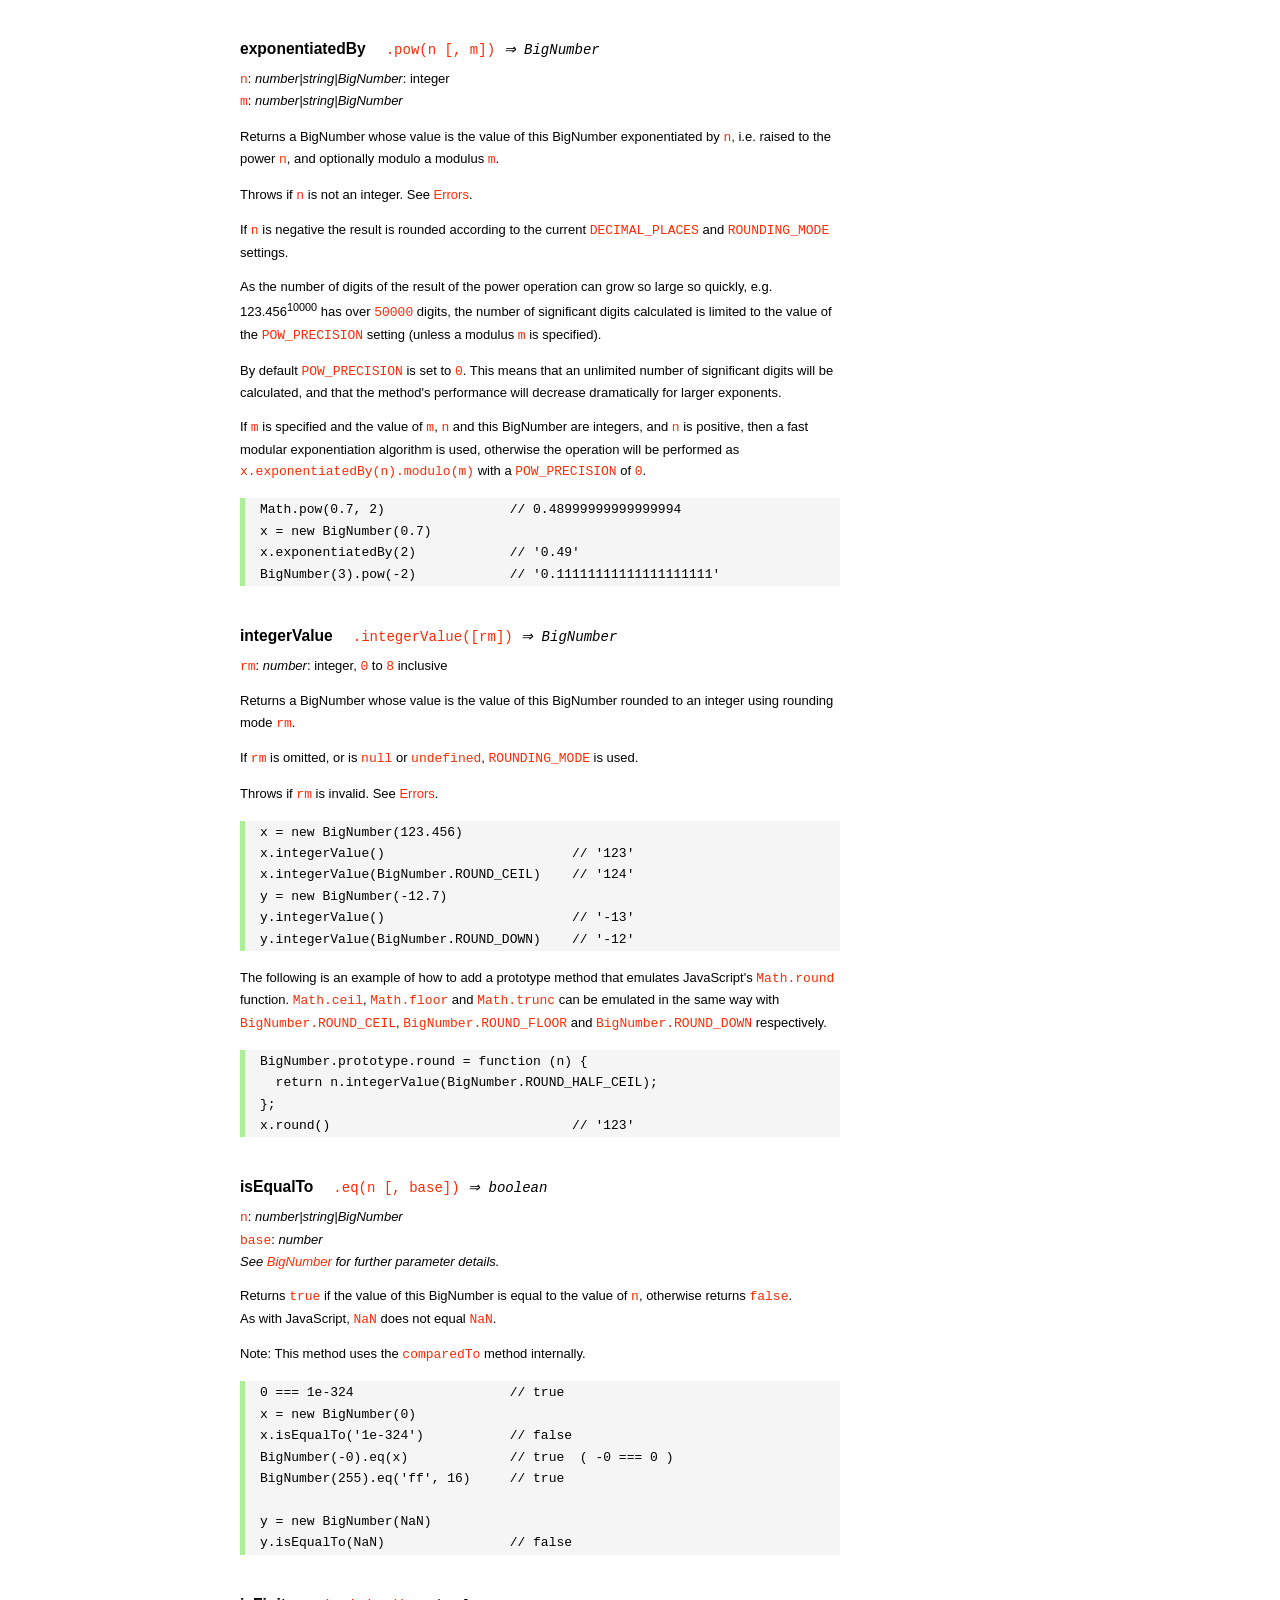
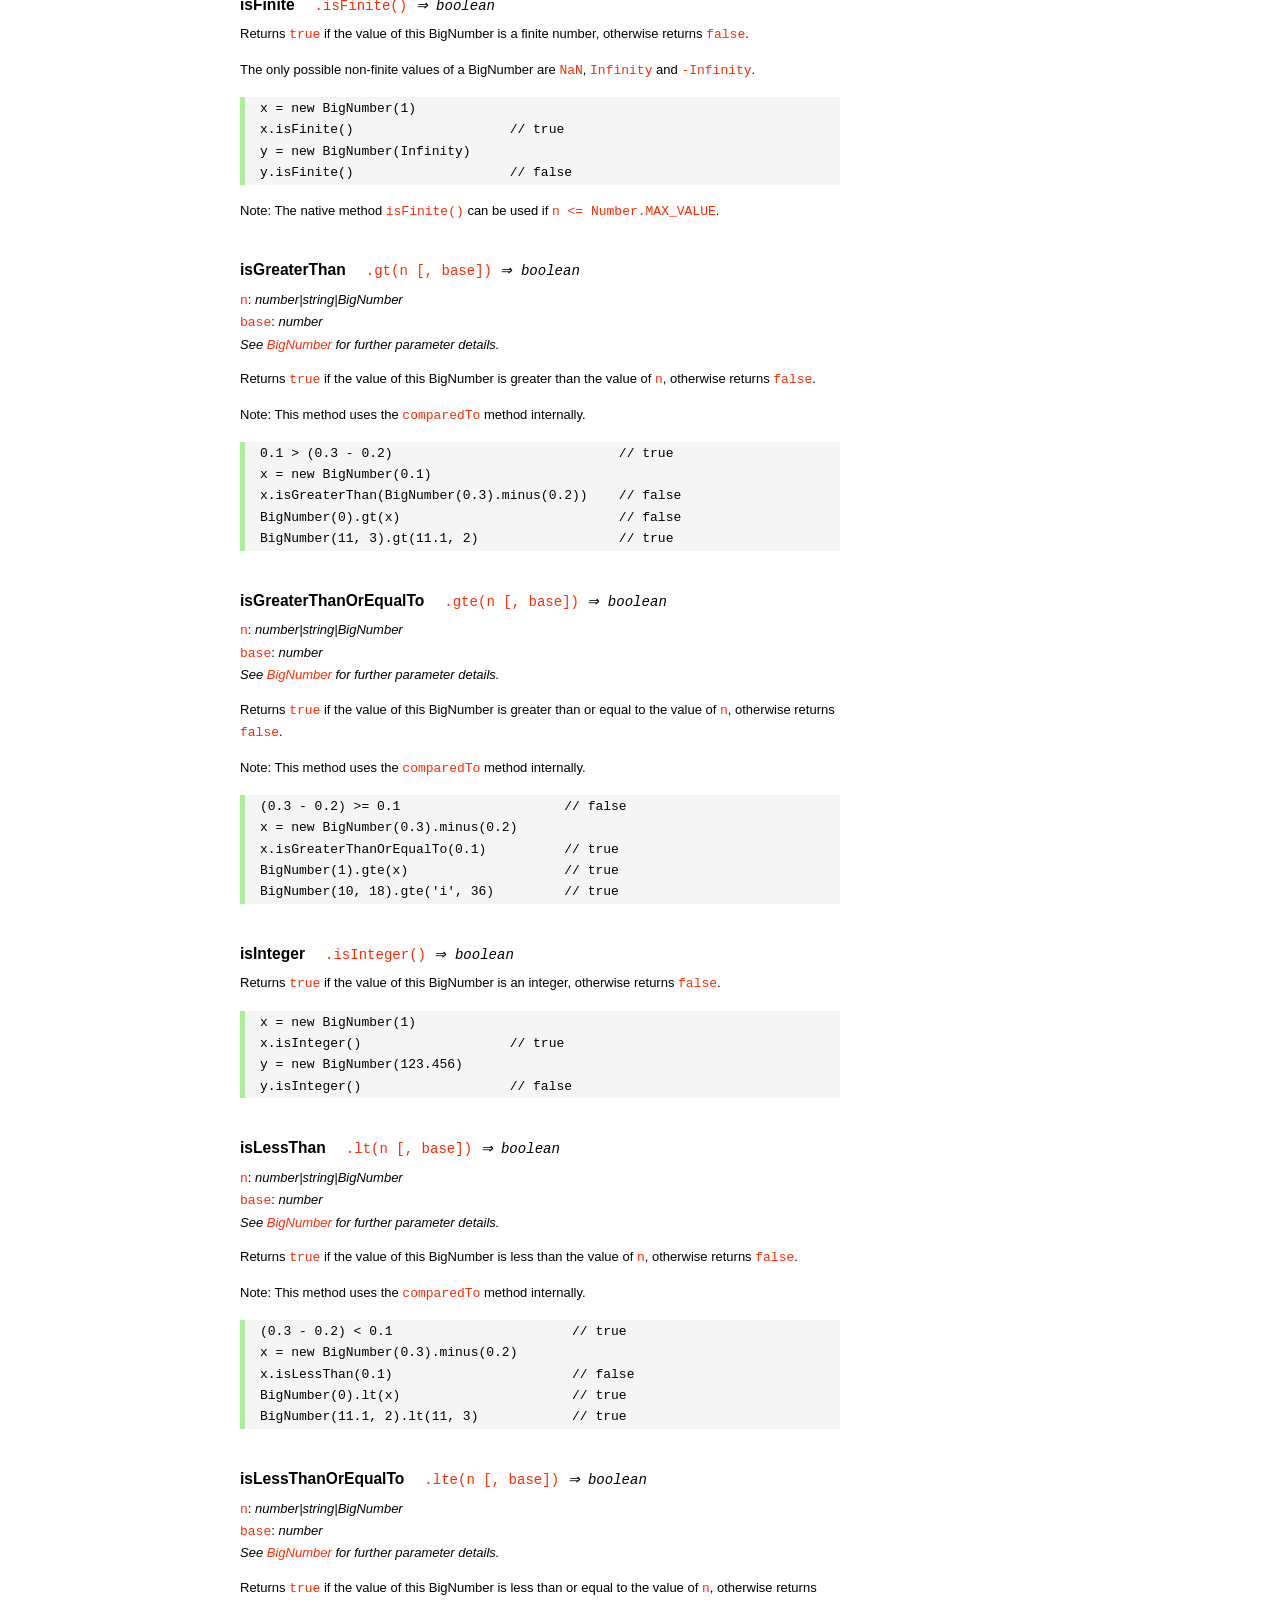
<file: node_modules/bignumber.js/doc/API.html>
<!DOCTYPE HTML>
<html>
<head>
<meta charset="utf-8">
<meta http-equiv="X-UA-Compatible" content="IE=edge">
<meta name="Author" content="M Mclaughlin">
<title>bignumber.js API</title>
<style>
html{font-size:100%}
body{background:#fff;font-family:"Helvetica Neue",Helvetica,Arial,sans-serif;font-size:13px;
  line-height:1.65em;min-height:100%;margin:0}
body,i{color:#000}
.nav{background:#fff;position:fixed;top:0;bottom:0;left:0;width:200px;overflow-y:auto;
  padding:15px 0 30px 15px}
div.container{width:600px;margin:50px 0 50px 240px}
p{margin:0 0 1em;width:600px}
pre,ul{margin:1em 0}
h1,h2,h3,h4,h5{margin:0;padding:1.5em 0 0}
h1,h2{padding:.75em 0}
h1{font:400 3em Verdana,sans-serif;color:#000;margin-bottom:1em}
h2{font-size:2.25em;color:#ff2a00}
h3{font-size:1.75em;color:#4dc71f}
h4{font-size:1.75em;color:#ff2a00;padding-bottom:.75em}
h5{font-size:1.2em;margin-bottom:.4em}
h6{font-size:1.1em;margin-bottom:0.8em;padding:0.5em 0}
dd{padding-top:.35em}
dt{padding-top:.5em}
b{font-weight:700}
dt b{font-size:1.3em}
a,a:visited{color:#ff2a00;text-decoration:none}
a:active,a:hover{outline:0;text-decoration:underline}
.nav a,.nav b,.nav a:visited{display:block;color:#ff2a00;font-weight:700; margin-top:15px}
.nav b{color:#4dc71f;margin-top:20px;cursor:default;width:auto}
ul{list-style-type:none;padding:0 0 0 20px}
.nav ul{line-height:14px;padding-left:0;margin:5px 0 0}
.nav ul a,.nav ul a:visited,span{display:inline;color:#000;font-family:Verdana,Geneva,sans-serif;
  font-size:11px;font-weight:400;margin:0}
.inset,ul.inset{margin-left:20px}
.inset{font-size:.9em}
.nav li{width:auto;margin:0 0 3px}
.alias{font-style:italic;margin-left:20px}
table{border-collapse:collapse;border-spacing:0;border:2px solid #a7dbd8;margin:1.75em 0;padding:0}
td,th{text-align:left;margin:0;padding:2px 5px;border:1px dotted #a7dbd8}
th{border-top:2px solid #a7dbd8;border-bottom:2px solid #a7dbd8;color:#ff2a00}
code,pre{font-family:Consolas, monaco, monospace;font-weight:400}
pre{background:#f5f5f5;white-space:pre-wrap;word-wrap:break-word;border-left:5px solid #abef98;
  padding:1px 0 1px 15px;margin:1.2em 0}
code,.nav-title{color:#ff2a00}
.end{margin-bottom:25px}
.centre{text-align:center}
.error-table{font-size:13px;width:100%}
#faq{margin:3em 0 0}
li span{float:right;margin-right:10px;color:#c0c0c0}
#js{font:inherit;color:#4dc71f}
</style>
</head>
<body>

  <div class="nav">

    <b>v8.1.0</b>

	<a class='nav-title' href="#">API</a>

    <b> CONSTRUCTOR </b>
    <ul>
      <li><a href="#bignumber">BigNumber</a></li>
    </ul>

    <a href="#methods">Methods</a>
    <ul>
      <li><a href="#clone">clone</a></li>
      <li><a href="#config" >config</a><span>set</span></li>
      <li>
        <ul class="inset">
          <li><a href="#decimal-places">DECIMAL_PLACES</a></li>
          <li><a href="#rounding-mode" >ROUNDING_MODE</a></li>
          <li><a href="#exponential-at">EXPONENTIAL_AT</a></li>
          <li><a href="#range"         >RANGE</a></li>
          <li><a href="#crypto"        >CRYPTO</a></li>
          <li><a href="#modulo-mode"   >MODULO_MODE</a></li>
          <li><a href="#pow-precision" >POW_PRECISION</a></li>
          <li><a href="#format"        >FORMAT</a></li>
          <li><a href="#alphabet"      >ALPHABET</a></li>
        </ul>
      </li>
      <li><a href="#isBigNumber">isBigNumber</a></li>
      <li><a href="#max"        >maximum</a><span>max</span></li>
      <li><a href="#min"        >minimum</a><span>min</span></li>
      <li><a href="#random"     >random</a></li>
      <li><a href="#sum"        >sum</a></li>
    </ul>

    <a href="#constructor-properties">Properties</a>
    <ul>
      <li><a href="#round-up"        >ROUND_UP</a></li>
      <li><a href="#round-down"      >ROUND_DOWN</a></li>
      <li><a href="#round-ceil"      >ROUND_CEIL</a></li>
      <li><a href="#round-floor"     >ROUND_FLOOR</a></li>
      <li><a href="#round-half-up"   >ROUND_HALF_UP</a></li>
      <li><a href="#round-half-down" >ROUND_HALF_DOWN</a></li>
      <li><a href="#round-half-even" >ROUND_HALF_EVEN</a></li>
      <li><a href="#round-half-ceil" >ROUND_HALF_CEIL</a></li>
      <li><a href="#round-half-floor">ROUND_HALF_FLOOR</a></li>
      <li><a href="#debug"           >DEBUG</a></li>
    </ul>

    <b> INSTANCE </b>

    <a href="#prototype-methods">Methods</a>
    <ul>
      <li><a href="#abs"    >absoluteValue         </a><span>abs</span>  </li>
      <li><a href="#cmp"    >comparedTo            </a>                  </li>
      <li><a href="#dp"     >decimalPlaces         </a><span>dp</span>   </li>
      <li><a href="#div"    >dividedBy             </a><span>div</span>  </li>
      <li><a href="#divInt" >dividedToIntegerBy    </a><span>idiv</span> </li>
      <li><a href="#pow"    >exponentiatedBy       </a><span>pow</span>  </li>
      <li><a href="#int"    >integerValue          </a>                  </li>
      <li><a href="#eq"     >isEqualTo             </a><span>eq</span>   </li>
      <li><a href="#isF"    >isFinite              </a>                  </li>
      <li><a href="#gt"     >isGreaterThan         </a><span>gt</span>   </li>
      <li><a href="#gte"    >isGreaterThanOrEqualTo</a><span>gte</span>  </li>
      <li><a href="#isInt"  >isInteger             </a>                  </li>
      <li><a href="#lt"     >isLessThan            </a><span>lt</span>   </li>
      <li><a href="#lte"    >isLessThanOrEqualTo   </a><span>lte</span>  </li>
      <li><a href="#isNaN"  >isNaN                 </a>                  </li>
      <li><a href="#isNeg"  >isNegative            </a>                  </li>
      <li><a href="#isPos"  >isPositive            </a>                  </li>
      <li><a href="#isZ"    >isZero                </a>                  </li>
      <li><a href="#minus"  >minus                 </a>                  </li>
      <li><a href="#mod"    >modulo                </a><span>mod</span>  </li>
      <li><a href="#times"  >multipliedBy          </a><span>times</span></li>
      <li><a href="#neg"    >negated               </a>                  </li>
      <li><a href="#plus"   >plus                  </a>                  </li>
      <li><a href="#sd"     >precision             </a><span>sd</span>   </li>
      <li><a href="#shift"  >shiftedBy             </a>                  </li>
      <li><a href="#sqrt"   >squareRoot            </a><span>sqrt</span> </li>
      <li><a href="#toE"    >toExponential         </a>                  </li>
      <li><a href="#toFix"  >toFixed               </a>                  </li>
      <li><a href="#toFor"  >toFormat              </a>                  </li>
      <li><a href="#toFr"   >toFraction            </a>                  </li>
      <li><a href="#toJSON" >toJSON                </a>                  </li>
      <li><a href="#toN"    >toNumber              </a>                  </li>
      <li><a href="#toP"    >toPrecision           </a>                  </li>
      <li><a href="#toS"    >toString              </a>                  </li>
      <li><a href="#valueOf">valueOf               </a>                  </li>
    </ul>

    <a href="#instance-properties">Properties</a>
    <ul>
      <li><a href="#coefficient">c: coefficient</a></li>
      <li><a href="#exponent"   >e: exponent</a></li>
      <li><a href="#sign"       >s: sign</a></li>
    </ul>

    <a href="#zero-nan-infinity">Zero, NaN &amp; Infinity</a>
    <a href="#Errors">Errors</a>
    <a href="#type-coercion">Type coercion</a>
    <a class='end' href="#faq">FAQ</a>

  </div>

  <div class="container">

    <h1>bignumber<span id='js'>.js</span></h1>

    <p>A JavaScript library for arbitrary-precision arithmetic.</p>
    <p><a href="https://github.com/MikeMcl/bignumber.js">Hosted on GitHub</a>. </p>

    <h2>API</h2>

    <p>
      See the <a href='https://github.com/MikeMcl/bignumber.js'>README</a> on GitHub for a
      quick-start introduction.
    </p>
    <p>
      In all examples below, <code>var</code> and semicolons are not shown, and if a commented-out
      value is in quotes it means <code>toString</code> has been called on the preceding expression.
    </p>


    <h3>CONSTRUCTOR</h3>


    <h5 id="bignumber">
      BigNumber<code class='inset'>BigNumber(n [, base]) <i>&rArr; BigNumber</i></code>
    </h5>
    <p>
      <code>n</code>: <i>number|string|BigNumber</i><br />
      <code>base</code>: <i>number</i>: integer, <code>2</code> to <code>36</code> inclusive. (See
      <a href='#alphabet'><code>ALPHABET</code></a> to extend this range).
    </p>
    <p>
      Returns a new instance of a BigNumber object with value <code>n</code>, where <code>n</code>
      is a numeric value in the specified <code>base</code>, or base <code>10</code> if
      <code>base</code> is omitted or is <code>null</code> or <code>undefined</code>.
    </p>
    <pre>
x = new BigNumber(123.4567)                // '123.4567'
// 'new' is optional
y = BigNumber(x)                           // '123.4567'</pre>
    <p>
      If <code>n</code> is a base <code>10</code> value it can be in normal (fixed-point) or
      exponential notation. Values in other bases must be in normal notation. Values in any base can
      have fraction digits, i.e. digits after the decimal point.
    </p>
    <pre>
new BigNumber(43210)                       // '43210'
new BigNumber('4.321e+4')                  // '43210'
new BigNumber('-735.0918e-430')            // '-7.350918e-428'
new BigNumber('123412421.234324', 5)       // '607236.557696'</pre>
    <p>
      Signed <code>0</code>, signed <code>Infinity</code> and <code>NaN</code> are supported.
    </p>
    <pre>
new BigNumber('-Infinity')                 // '-Infinity'
new BigNumber(NaN)                         // 'NaN'
new BigNumber(-0)                          // '0'
new BigNumber('.5')                        // '0.5'
new BigNumber('+2')                        // '2'</pre>
    <p>
      String values in hexadecimal literal form, e.g. <code>'0xff'</code>, are valid, as are
      string values with the octal and binary prefixs <code>'0o'</code> and <code>'0b'</code>.
      String values in octal literal form without the prefix will be interpreted as
      decimals, e.g. <code>'011'</code> is interpreted as 11, not 9.
    </p>
    <pre>
new BigNumber(-10110100.1, 2)              // '-180.5'
new BigNumber('-0b10110100.1')             // '-180.5'
new BigNumber('ff.8', 16)                  // '255.5'
new BigNumber('0xff.8')                    // '255.5'</pre>
    <p>
      If a base is specified, <code>n</code> is rounded according to the current
      <a href='#decimal-places'><code>DECIMAL_PLACES</code></a> and
      <a href='#rounding-mode'><code>ROUNDING_MODE</code></a> settings. <em>This includes base
      <code>10</code> so don't include a <code>base</code> parameter for decimal values unless
      this behaviour is wanted.</em>
    </p>
    <pre>BigNumber.config({ DECIMAL_PLACES: 5 })
new BigNumber(1.23456789)                  // '1.23456789'
new BigNumber(1.23456789, 10)              // '1.23457'</pre>
    <p>An error is thrown if <code>base</code> is invalid. See <a href='#Errors'>Errors</a>.</p>
    <p>
      There is no limit to the number of digits of a value of type <em>string</em> (other than
      that of JavaScript's maximum array size). See <a href='#range'><code>RANGE</code></a> to set
      the maximum and minimum possible exponent value of a BigNumber.
    </p>
    <pre>
new BigNumber('5032485723458348569331745.33434346346912144534543')
new BigNumber('4.321e10000000')</pre>
    <p>BigNumber <code>NaN</code> is returned if <code>n</code> is invalid
    (unless <code>BigNumber.DEBUG</code> is <code>true</code>, see below).</p>
    <pre>
new BigNumber('.1*')                       // 'NaN'
new BigNumber('blurgh')                    // 'NaN'
new BigNumber(9, 2)                        // 'NaN'</pre>
    <p>
      To aid in debugging, if <code>BigNumber.DEBUG</code> is <code>true</code> then an error will
      be thrown on an invalid <code>n</code>. An error will also be thrown if <code>n</code> is of
      type <em>number</em> with more than <code>15</code> significant digits, as calling
      <code><a href='#toS'>toString</a></code> or <code><a href='#valueOf'>valueOf</a></code> on
      these numbers may not result in the intended value.
    </p>
      <pre>
console.log(823456789123456.3)            //  823456789123456.2
new BigNumber(823456789123456.3)          // '823456789123456.2'
BigNumber.DEBUG = true
// '[BigNumber Error] Number primitive has more than 15 significant digits'
new BigNumber(823456789123456.3)
// '[BigNumber Error] Not a base 2 number'
new BigNumber(9, 2)</pre>
    <p>
      A BigNumber can also be created from an object literal.
      Use <code><a href='#isBigNumber'>isBigNumber</a></code> to check that it is well-formed.
    </p>
    <pre>new BigNumber({ s: 1, e: 2, c: [ 777, 12300000000000 ], _isBigNumber: true })    // '777.123'</pre>




    <h4 id="methods">Methods</h4>
     <p>The static methods of a BigNumber constructor.</p>




    <h5 id="clone">clone
      <code class='inset'>.clone([object]) <i>&rArr; BigNumber constructor</i></code>
    </h5>
    <p><code>object</code>: <i>object</i></p>
    <p>
      Returns a new independent BigNumber constructor with configuration as described by
      <code>object</code> (see <a href='#config'><code>config</code></a>), or with the default
      configuration if <code>object</code> is <code>null</code> or <code>undefined</code>.
    </p>
    <p>
      Throws if <code>object</code> is not an object. See <a href='#Errors'>Errors</a>.
    </p>
    <pre>BigNumber.config({ DECIMAL_PLACES: 5 })
BN = BigNumber.clone({ DECIMAL_PLACES: 9 })

x = new BigNumber(1)
y = new BN(1)

x.div(3)                        // 0.33333
y.div(3)                        // 0.333333333

// BN = BigNumber.clone({ DECIMAL_PLACES: 9 }) is equivalent to:
BN = BigNumber.clone()
BN.config({ DECIMAL_PLACES: 9 })</pre>



    <h5 id="config">config<code class='inset'>set([object]) <i>&rArr; object</i></code></h5>
    <p>
      <code>object</code>: <i>object</i>: an object that contains some or all of the following
      properties.
    </p>
    <p>Configures the settings for this particular BigNumber constructor.</p>

    <dl class='inset'>
      <dt id="decimal-places"><code><b>DECIMAL_PLACES</b></code></dt>
      <dd>
        <i>number</i>: integer, <code>0</code> to <code>1e+9</code> inclusive<br />
        Default value: <code>20</code>
      </dd>
      <dd>
        The <u>maximum</u> number of decimal places of the results of operations involving
        division, i.e. division, square root and base conversion operations, and power
        operations with negative exponents.<br />
      </dd>
      <dd>
      <pre>BigNumber.config({ DECIMAL_PLACES: 5 })
BigNumber.set({ DECIMAL_PLACES: 5 })    // equivalent</pre>
      </dd>



      <dt id="rounding-mode"><code><b>ROUNDING_MODE</b></code></dt>
      <dd>
        <i>number</i>: integer, <code>0</code> to <code>8</code> inclusive<br />
        Default value: <code>4</code> <a href="#round-half-up">(<code>ROUND_HALF_UP</code>)</a>
      </dd>
      <dd>
        The rounding mode used in the above operations and the default rounding mode of
        <a href='#dp'><code>decimalPlaces</code></a>,
        <a href='#sd'><code>precision</code></a>,
        <a href='#toE'><code>toExponential</code></a>,
        <a href='#toFix'><code>toFixed</code></a>,
        <a href='#toFor'><code>toFormat</code></a> and
        <a href='#toP'><code>toPrecision</code></a>.
      </dd>
      <dd>The modes are available as enumerated properties of the BigNumber constructor.</dd>
       <dd>
      <pre>BigNumber.config({ ROUNDING_MODE: 0 })
BigNumber.set({ ROUNDING_MODE: BigNumber.ROUND_UP })    // equivalent</pre>
        </dd>



      <dt id="exponential-at"><code><b>EXPONENTIAL_AT</b></code></dt>
      <dd>
        <i>number</i>: integer, magnitude <code>0</code> to <code>1e+9</code> inclusive, or
        <br />
        <i>number</i>[]: [ integer <code>-1e+9</code> to <code>0</code> inclusive, integer
        <code>0</code> to <code>1e+9</code> inclusive ]<br />
        Default value: <code>[-7, 20]</code>
      </dd>
      <dd>
        The exponent value(s) at which <code>toString</code> returns exponential notation.
      </dd>
      <dd>
        If a single number is assigned, the value is the exponent magnitude.<br />
        If an array of two numbers is assigned then the first number is the negative exponent
        value at and beneath which exponential notation is used, and the second number is the
        positive exponent value at and above which the same.
      </dd>
      <dd>
        For example, to emulate JavaScript numbers in terms of the exponent values at which they
        begin to use exponential notation, use <code>[-7, 20]</code>.
      </dd>
      <dd>
      <pre>BigNumber.config({ EXPONENTIAL_AT: 2 })
new BigNumber(12.3)         // '12.3'        e is only 1
new BigNumber(123)          // '1.23e+2'
new BigNumber(0.123)        // '0.123'       e is only -1
new BigNumber(0.0123)       // '1.23e-2'

BigNumber.config({ EXPONENTIAL_AT: [-7, 20] })
new BigNumber(123456789)    // '123456789'   e is only 8
new BigNumber(0.000000123)  // '1.23e-7'

// Almost never return exponential notation:
BigNumber.config({ EXPONENTIAL_AT: 1e+9 })

// Always return exponential notation:
BigNumber.config({ EXPONENTIAL_AT: 0 })</pre>
      </dd>
      <dd>
        Regardless of the value of <code>EXPONENTIAL_AT</code>, the <code>toFixed</code> method
        will always return a value in normal notation and the <code>toExponential</code> method
        will always return a value in exponential form.
      </dd>
      <dd>
        Calling <code>toString</code> with a base argument, e.g. <code>toString(10)</code>, will
        also always return normal notation.
      </dd>



      <dt id="range"><code><b>RANGE</b></code></dt>
      <dd>
        <i>number</i>: integer, magnitude <code>1</code> to <code>1e+9</code> inclusive, or
        <br />
        <i>number</i>[]: [ integer <code>-1e+9</code> to <code>-1</code> inclusive, integer
        <code>1</code> to <code>1e+9</code> inclusive ]<br />
        Default value: <code>[-1e+9, 1e+9]</code>
      </dd>
      <dd>
        The exponent value(s) beyond which overflow to <code>Infinity</code> and underflow to
        zero occurs.
      </dd>
      <dd>
        If a single number is assigned, it is the maximum exponent magnitude: values wth a
        positive exponent of greater magnitude become <code>Infinity</code> and those with a
        negative exponent of greater magnitude become zero.
      <dd>
        If an array of two numbers is assigned then the first number is the negative exponent
        limit and the second number is the positive exponent limit.
      </dd>
      <dd>
        For example, to emulate JavaScript numbers in terms of the exponent values at which they
        become zero and <code>Infinity</code>, use <code>[-324, 308]</code>.
      </dd>
      <dd>
      <pre>BigNumber.config({ RANGE: 500 })
BigNumber.config().RANGE     // [ -500, 500 ]
new BigNumber('9.999e499')   // '9.999e+499'
new BigNumber('1e500')       // 'Infinity'
new BigNumber('1e-499')      // '1e-499'
new BigNumber('1e-500')      // '0'

BigNumber.config({ RANGE: [-3, 4] })
new BigNumber(99999)         // '99999'      e is only 4
new BigNumber(100000)        // 'Infinity'   e is 5
new BigNumber(0.001)         // '0.01'       e is only -3
new BigNumber(0.0001)        // '0'          e is -4</pre>
      </dd>
      <dd>
        The largest possible magnitude of a finite BigNumber is
        <code>9.999...e+1000000000</code>.<br />
        The smallest possible magnitude of a non-zero BigNumber is <code>1e-1000000000</code>.
      </dd>



      <dt id="crypto"><code><b>CRYPTO</b></code></dt>
      <dd>
        <i>boolean</i>: <code>true</code> or <code>false</code>.<br />
        Default value: <code>false</code>
      </dd>
      <dd>
        The value that determines whether cryptographically-secure pseudo-random number
        generation is used.
      </dd>
      <dd>
        If <code>CRYPTO</code> is set to <code>true</code> then the
        <a href='#random'><code>random</code></a> method will generate random digits using
        <code>crypto.getRandomValues</code> in browsers that support it, or
        <code>crypto.randomBytes</code> if using Node.js.
      </dd>
      <dd>
        If neither function is supported by the host environment then attempting to set
        <code>CRYPTO</code> to <code>true</code> will fail and an exception will be thrown.
      </dd>
      <dd>
        If <code>CRYPTO</code> is <code>false</code> then the source of randomness used will be
        <code>Math.random</code> (which is assumed to generate at least <code>30</code> bits of
        randomness).
      </dd>
      <dd>See <a href='#random'><code>random</code></a>.</dd>
      <dd>
      <pre>
// Node.js
global.crypto = require('crypto')

BigNumber.config({ CRYPTO: true })
BigNumber.config().CRYPTO       // true
BigNumber.random()              // 0.54340758610486147524</pre>
      </dd>



      <dt id="modulo-mode"><code><b>MODULO_MODE</b></code></dt>
      <dd>
        <i>number</i>: integer, <code>0</code> to <code>9</code> inclusive<br />
        Default value: <code>1</code> (<a href="#round-down"><code>ROUND_DOWN</code></a>)
      </dd>
      <dd>The modulo mode used when calculating the modulus: <code>a mod n</code>.</dd>
      <dd>
        The quotient, <code>q = a / n</code>, is calculated according to the
        <a href='#rounding-mode'><code>ROUNDING_MODE</code></a> that corresponds to the chosen
        <code>MODULO_MODE</code>.
      </dd>
      <dd>The remainder, <code>r</code>, is calculated as: <code>r = a - n * q</code>.</dd>
      <dd>
        The modes that are most commonly used for the modulus/remainder operation are shown in
        the following table. Although the other rounding modes can be used, they may not give
        useful results.
      </dd>
      <dd>
        <table>
          <tr><th>Property</th><th>Value</th><th>Description</th></tr>
          <tr>
            <td><b>ROUND_UP</b></td><td class='centre'>0</td>
            <td>
              The remainder is positive if the dividend is negative, otherwise it is negative.
            </td>
          </tr>
          <tr>
            <td><b>ROUND_DOWN</b></td><td class='centre'>1</td>
            <td>
              The remainder has the same sign as the dividend.<br />
              This uses 'truncating division' and matches the behaviour of JavaScript's
              remainder operator <code>%</code>.
            </td>
          </tr>
          <tr>
            <td><b>ROUND_FLOOR</b></td><td class='centre'>3</td>
            <td>
              The remainder has the same sign as the divisor.<br />
              This matches Python's <code>%</code> operator.
            </td>
          </tr>
          <tr>
            <td><b>ROUND_HALF_EVEN</b></td><td class='centre'>6</td>
            <td>The <i>IEEE 754</i> remainder function.</td>
          </tr>
           <tr>
             <td><b>EUCLID</b></td><td class='centre'>9</td>
             <td>
               The remainder is always positive. Euclidian division: <br />
               <code>q = sign(n) * floor(a / abs(n))</code>
             </td>
           </tr>
        </table>
      </dd>
      <dd>
        The rounding/modulo modes are available as enumerated properties of the BigNumber
        constructor.
      </dd>
      <dd>See <a href='#mod'><code>modulo</code></a>.</dd>
      <dd>
        <pre>BigNumber.config({ MODULO_MODE: BigNumber.EUCLID })
BigNumber.config({ MODULO_MODE: 9 })          // equivalent</pre>
      </dd>



      <dt id="pow-precision"><code><b>POW_PRECISION</b></code></dt>
      <dd>
        <i>number</i>: integer, <code>0</code> to <code>1e+9</code> inclusive.<br />
        Default value: <code>0</code>
      </dd>
      <dd>
        The <i>maximum</i> precision, i.e. number of significant digits, of the result of the power
        operation (unless a modulus is specified).
      </dd>
      <dd>If set to <code>0</code>, the number of significant digits will not be limited.</dd>
      <dd>See <a href='#pow'><code>exponentiatedBy</code></a>.</dd>
      <dd><pre>BigNumber.config({ POW_PRECISION: 100 })</pre></dd>



      <dt id="format"><code><b>FORMAT</b></code></dt>
      <dd><i>object</i></dd>
      <dd>
        The <code>FORMAT</code> object configures the format of the string returned by the
        <a href='#toFor'><code>toFormat</code></a> method.
      </dd>
      <dd>
        The example below shows the properties of the <code>FORMAT</code> object that are
        recognised, and their default values.
      </dd>
      <dd>
         Unlike the other configuration properties, the values of the properties of the
         <code>FORMAT</code> object will not be checked for validity. The existing
         <code>FORMAT</code> object will simply be replaced by the object that is passed in.
         The object can include any number of the properties shown below.
      </dd>
      <dd>See <a href='#toFor'><code>toFormat</code></a> for examples of usage.</dd>
      <dd>
      <pre>
BigNumber.config({
  FORMAT: {
    // string to prepend
    prefix: '',
    // decimal separator
    decimalSeparator: '.',
    // grouping separator of the integer part
    groupSeparator: ',',
    // primary grouping size of the integer part
    groupSize: 3,
    // secondary grouping size of the integer part
    secondaryGroupSize: 0,
    // grouping separator of the fraction part
    fractionGroupSeparator: ' ',
    // grouping size of the fraction part
    fractionGroupSize: 0,
    // string to append
    suffix: ''
  }
});</pre>
      </dd>



      <dt id="alphabet"><code><b>ALPHABET</b></code></dt>
      <dd>
        <i>string</i><br />
        Default value: <code>'0123456789abcdefghijklmnopqrstuvwxyz'</code>
      </dd>
      <dd>
        The alphabet used for base conversion. The length of the alphabet corresponds to the
        maximum value of the base argument that can be passed to the
        <a href='#bignumber'><code>BigNumber</code></a> constructor or
        <a href='#toS'><code>toString</code></a>.
      </dd>
      <dd>
        There is no maximum length for the alphabet, but it must be at least 2 characters long, and
        it must not contain whitespace or a repeated character, or the sign indicators
        <code>'+'</code> and <code>'-'</code>, or the decimal separator <code>'.'</code>.
      </dd>
      <dd>
        <pre>// duodecimal (base 12)
BigNumber.config({ ALPHABET: '0123456789TE' })
x = new BigNumber('T', 12)
x.toString()                // '10'
x.toString(12)              // 'T'</pre>
      </dd>



    </dl>
    <br /><br />
    <p>Returns an object with the above properties and their current values.</p>
    <p>
      Throws if <code>object</code> is not an object, or if an invalid value is assigned to
      one or more of the above properties. See <a href='#Errors'>Errors</a>.
    </p>
    <pre>
BigNumber.config({
  DECIMAL_PLACES: 40,
  ROUNDING_MODE: BigNumber.ROUND_HALF_CEIL,
  EXPONENTIAL_AT: [-10, 20],
  RANGE: [-500, 500],
  CRYPTO: true,
  MODULO_MODE: BigNumber.ROUND_FLOOR,
  POW_PRECISION: 80,
  FORMAT: {
    groupSize: 3,
    groupSeparator: ' ',
    decimalSeparator: ','
  },
  ALPHABET: '0123456789abcdefghijklmnopqrstuvwxyzABCDEFGHIJKLMNOPQRSTUVWXYZ$_'
});

obj = BigNumber.config();
obj.DECIMAL_PLACES        // 40
obj.RANGE                 // [-500, 500]</pre>



    <h5 id="isBigNumber">
      isBigNumber<code class='inset'>.isBigNumber(value) <i>&rArr; boolean</i></code>
    </h5>
    <p><code>value</code>: <i>any</i><br /></p>
    <p>
      Returns <code>true</code> if <code>value</code> is a BigNumber instance, otherwise returns
      <code>false</code>.
    </p>
    <pre>x = 42
y = new BigNumber(x)

BigNumber.isBigNumber(x)             // false
y instanceof BigNumber               // true
BigNumber.isBigNumber(y)             // true

BN = BigNumber.clone();
z = new BN(x)
z instanceof BigNumber               // false
BigNumber.isBigNumber(z)             // true</pre>
    <p>
      If <code>value</code> is a BigNumber instance and <code>BigNumber.DEBUG</code> is <code>true</code>,
      then this method will also check if <code>value</code> is well-formed, and throw if it is not.
      See <a href='#Errors'>Errors</a>.
    </p>
    <p>
      The check can be useful if creating a BigNumber from an object literal.
      See <a href='#bignumber'>BigNumber</a>.
    </p>
    <pre>
x = new BigNumber(10)

// Change x.c to an illegitimate value.
x.c = NaN

BigNumber.DEBUG = false

// No error.
BigNumber.isBigNumber(x)    // true

BigNumber.DEBUG = true

// Error.
BigNumber.isBigNumber(x)    // '[BigNumber Error] Invalid BigNumber'</pre>



    <h5 id="max">maximum<code class='inset'>.max(n...) <i>&rArr; BigNumber</i></code></h5>
    <p>
      <code>n</code>: <i>number|string|BigNumber</i><br />
      <i>See <code><a href="#bignumber">BigNumber</a></code> for further parameter details.</i>
    </p>
    <p>
      Returns a BigNumber whose value is the maximum of the arguments.
    </p>
    <p>The return value is always exact and unrounded.</p>
    <pre>x = new BigNumber('3257869345.0378653')
BigNumber.maximum(4e9, x, '123456789.9')      // '4000000000'

arr = [12, '13', new BigNumber(14)]
BigNumber.max.apply(null, arr)                // '14'</pre>



    <h5 id="min">minimum<code class='inset'>.min(n...) <i>&rArr; BigNumber</i></code></h5>
    <p>
      <code>n</code>: <i>number|string|BigNumber</i><br />
      <i>See <code><a href="#bignumber">BigNumber</a></code> for further parameter details.</i>
    </p>
    <p>
      Returns a BigNumber whose value is the minimum of the arguments.
    </p>
    <p>The return value is always exact and unrounded.</p>
    <pre>x = new BigNumber('3257869345.0378653')
BigNumber.minimum(4e9, x, '123456789.9')      // '123456789.9'

arr = [2, new BigNumber(-14), '-15.9999', -12]
BigNumber.min.apply(null, arr)                // '-15.9999'</pre>



    <h5 id="random">
      random<code class='inset'>.random([dp]) <i>&rArr; BigNumber</i></code>
    </h5>
    <p><code>dp</code>: <i>number</i>: integer, <code>0</code> to <code>1e+9</code> inclusive</p>
    <p>
      Returns a new BigNumber with a pseudo-random value equal to or greater than <code>0</code> and
      less than <code>1</code>.
    </p>
    <p>
      The return value will have <code>dp</code> decimal places (or less if trailing zeros are
      produced).<br />
      If <code>dp</code> is omitted then the number of decimal places will default to the current
      <a href='#decimal-places'><code>DECIMAL_PLACES</code></a> setting.
    </p>
    <p>
      Depending on the value of this BigNumber constructor's
      <a href='#crypto'><code>CRYPTO</code></a> setting and the support for the
      <code>crypto</code> object in the host environment, the random digits of the return value are
      generated by either <code>Math.random</code> (fastest), <code>crypto.getRandomValues</code>
      (Web Cryptography API in recent browsers) or <code>crypto.randomBytes</code> (Node.js).
    </p>
    <p>
      To be able to set <a href='#crypto'><code>CRYPTO</code></a> to <code>true</code> when using
      Node.js, the <code>crypto</code> object must be available globally:
    </p>
    <pre>global.crypto = require('crypto')</pre>
    <p>
      If <a href='#crypto'><code>CRYPTO</code></a> is <code>true</code>, i.e. one of the
      <code>crypto</code> methods is to be used, the value of a returned BigNumber should be
      cryptographically-secure and statistically indistinguishable from a random value.
    </p>
    <p>
      Throws if <code>dp</code> is invalid. See <a href='#Errors'>Errors</a>.
    </p>
    <pre>BigNumber.config({ DECIMAL_PLACES: 10 })
BigNumber.random()              // '0.4117936847'
BigNumber.random(20)            // '0.78193327636914089009'</pre>



    <h5 id="sum">sum<code class='inset'>.sum(n...) <i>&rArr; BigNumber</i></code></h5>
    <p>
      <code>n</code>: <i>number|string|BigNumber</i><br />
      <i>See <code><a href="#bignumber">BigNumber</a></code> for further parameter details.</i>
    </p>
    <p>Returns a BigNumber whose value is the sum of the arguments.</p>
    <p>The return value is always exact and unrounded.</p>
    <pre>x = new BigNumber('3257869345.0378653')
BigNumber.sum(4e9, x, '123456789.9')      // '7381326134.9378653'

arr = [2, new BigNumber(14), '15.9999', 12]
BigNumber.sum.apply(null, arr)            // '43.9999'</pre>



    <h4 id="constructor-properties">Properties</h4>
    <p>
      The library's enumerated rounding modes are stored as properties of the constructor.<br />
      (They are not referenced internally by the library itself.)
    </p>
    <p>
      Rounding modes <code>0</code> to <code>6</code> (inclusive) are the same as those of Java's
      BigDecimal class.
    </p>
    <table>
      <tr>
        <th>Property</th>
        <th>Value</th>
        <th>Description</th>
      </tr>
      <tr>
        <td id="round-up"><b>ROUND_UP</b></td>
        <td class='centre'>0</td>
        <td>Rounds away from zero</td>
      </tr>
      <tr>
        <td id="round-down"><b>ROUND_DOWN</b></td>
        <td class='centre'>1</td>
        <td>Rounds towards zero</td>
      </tr>
      <tr>
        <td id="round-ceil"><b>ROUND_CEIL</b></td>
        <td class='centre'>2</td>
        <td>Rounds towards <code>Infinity</code></td>
      </tr>
      <tr>
        <td id="round-floor"><b>ROUND_FLOOR</b></td>
        <td class='centre'>3</td>
        <td>Rounds towards <code>-Infinity</code></td>
      </tr>
      <tr>
        <td id="round-half-up"><b>ROUND_HALF_UP</b></td>
        <td class='centre'>4</td>
        <td>
          Rounds towards nearest neighbour.<br />
          If equidistant, rounds away from zero
        </td>
      </tr>
      <tr>
        <td id="round-half-down"><b>ROUND_HALF_DOWN</b></td>
        <td class='centre'>5</td>
        <td>
          Rounds towards nearest neighbour.<br />
          If equidistant, rounds towards zero
        </td>
      </tr>
      <tr>
        <td id="round-half-even"><b>ROUND_HALF_EVEN</b></td>
        <td class='centre'>6</td>
        <td>
          Rounds towards nearest neighbour.<br />
          If equidistant, rounds towards even neighbour
        </td>
      </tr>
      <tr>
        <td id="round-half-ceil"><b>ROUND_HALF_CEIL</b></td>
        <td class='centre'>7</td>
        <td>
          Rounds towards nearest neighbour.<br />
          If equidistant, rounds towards <code>Infinity</code>
        </td>
      </tr>
      <tr>
        <td id="round-half-floor"><b>ROUND_HALF_FLOOR</b></td>
        <td class='centre'>8</td>
        <td>
          Rounds towards nearest neighbour.<br />
          If equidistant, rounds towards <code>-Infinity</code>
        </td>
      </tr>
    </table>
    <pre>
BigNumber.config({ ROUNDING_MODE: BigNumber.ROUND_CEIL })
BigNumber.config({ ROUNDING_MODE: 2 })     // equivalent</pre>

    <h5 id="debug">DEBUG</h5>
    <p><i>undefined|false|true</i></p>
    <p>
      If <code>BigNumber.DEBUG</code> is set <code>true</code> then an error will be thrown
      if this <a href='#bignumber'>BigNumber</a> constructor receives an invalid value, such as
      a value of type <em>number</em> with more than <code>15</code> significant digits.
      See <a href='#bignumber'>BigNumber</a>.
    </p>
    <p>
      An error will also be thrown if the <code><a href='#isBigNumber'>isBigNumber</a></code>
      method receives a BigNumber that is not well-formed.
      See <code><a href='#isBigNumber'>isBigNumber</a></code>.
    </p>
    <pre>BigNumber.DEBUG = true</pre>


    <h3>INSTANCE</h3>


    <h4 id="prototype-methods">Methods</h4>
    <p>The methods inherited by a BigNumber instance from its constructor's prototype object.</p>
    <p>A BigNumber is immutable in the sense that it is not changed by its methods. </p>
    <p>
      The treatment of &plusmn;<code>0</code>, &plusmn;<code>Infinity</code> and <code>NaN</code> is
      consistent with how JavaScript treats these values.
    </p>
    <p>Many method names have a shorter alias.</p>



    <h5 id="abs">absoluteValue<code class='inset'>.abs() <i>&rArr; BigNumber</i></code></h5>
    <p>
      Returns a BigNumber whose value is the absolute value, i.e. the magnitude, of the value of
      this BigNumber.
    </p>
    <p>The return value is always exact and unrounded.</p>
    <pre>
x = new BigNumber(-0.8)
y = x.absoluteValue()           // '0.8'
z = y.abs()                     // '0.8'</pre>



    <h5 id="cmp">
      comparedTo<code class='inset'>.comparedTo(n [, base]) <i>&rArr; number</i></code>
    </h5>
    <p>
      <code>n</code>: <i>number|string|BigNumber</i><br />
      <code>base</code>: <i>number</i><br />
      <i>See <a href="#bignumber">BigNumber</a> for further parameter details.</i>
    </p>
    <table>
      <tr><th>Returns</th><th>&nbsp;</th></tr>
      <tr>
        <td class='centre'><code>1</code></td>
        <td>If the value of this BigNumber is greater than the value of <code>n</code></td>
      </tr>
      <tr>
        <td class='centre'><code>-1</code></td>
        <td>If the value of this BigNumber is less than the value of <code>n</code></td>
      </tr>
      <tr>
        <td class='centre'><code>0</code></td>
        <td>If this BigNumber and <code>n</code> have the same value</td>
      </tr>
       <tr>
        <td class='centre'><code>null</code></td>
        <td>If the value of either this BigNumber or <code>n</code> is <code>NaN</code></td>
      </tr>
    </table>
    <pre>
x = new BigNumber(Infinity)
y = new BigNumber(5)
x.comparedTo(y)                 // 1
x.comparedTo(x.minus(1))        // 0
y.comparedTo(NaN)               // null
y.comparedTo('110', 2)          // -1</pre>



    <h5 id="dp">
      decimalPlaces<code class='inset'>.dp([dp [, rm]]) <i>&rArr; BigNumber|number</i></code>
    </h5>
    <p>
      <code>dp</code>: <i>number</i>: integer, <code>0</code> to <code>1e+9</code> inclusive<br />
      <code>rm</code>: <i>number</i>: integer, <code>0</code> to <code>8</code> inclusive
    </p>
    <p>
      If <code>dp</code> is a number, returns a BigNumber whose value is the value of this BigNumber
      rounded by rounding mode <code>rm</code> to a maximum of <code>dp</code> decimal places.
    </p>
    <p>
      If <code>dp</code> is omitted, or is <code>null</code> or <code>undefined</code>, the return
      value is the number of decimal places of the value of this BigNumber, or <code>null</code> if
      the value of this BigNumber is &plusmn;<code>Infinity</code> or <code>NaN</code>.
    </p>
    <p>
      If <code>rm</code> is omitted, or is <code>null</code> or <code>undefined</code>,
      <a href='#rounding-mode'><code>ROUNDING_MODE</code></a> is used.
    </p>
    <p>
      Throws if <code>dp</code> or <code>rm</code> is invalid. See <a href='#Errors'>Errors</a>.
    </p>
    <pre>
x = new BigNumber(1234.56)
x.decimalPlaces(1)                     // '1234.6'
x.dp()                                 // 2
x.decimalPlaces(2)                     // '1234.56'
x.dp(10)                               // '1234.56'
x.decimalPlaces(0, 1)                  // '1234'
x.dp(0, 6)                             // '1235'
x.decimalPlaces(1, 1)                  // '1234.5'
x.dp(1, BigNumber.ROUND_HALF_EVEN)     // '1234.6'
x                                      // '1234.56'
y = new BigNumber('9.9e-101')
y.dp()                                 // 102</pre>



    <h5 id="div">dividedBy<code class='inset'>.div(n [, base]) <i>&rArr; BigNumber</i></code>
    </h5>
    <p>
      <code>n</code>: <i>number|string|BigNumber</i><br />
      <code>base</code>: <i>number</i><br />
      <i>See <a href="#bignumber">BigNumber</a> for further parameter details.</i>
    </p>
    <p>
      Returns a BigNumber whose value is the value of this BigNumber divided by
      <code>n</code>, rounded according to the current
      <a href='#decimal-places'><code>DECIMAL_PLACES</code></a> and
      <a href='#rounding-mode'><code>ROUNDING_MODE</code></a> settings.
    </p>
    <pre>
x = new BigNumber(355)
y = new BigNumber(113)
x.dividedBy(y)                  // '3.14159292035398230088'
x.div(5)                        // '71'
x.div(47, 16)                   // '5'</pre>



    <h5 id="divInt">
      dividedToIntegerBy<code class='inset'>.idiv(n [, base]) &rArr;
      <i>BigNumber</i></code>
    </h5>
    <p>
      <code>n</code>: <i>number|string|BigNumber</i><br />
      <code>base</code>: <i>number</i><br />
      <i>See <a href="#bignumber">BigNumber</a> for further parameter details.</i>
    </p>
    <p>
      Returns a BigNumber whose value is the integer part of dividing the value of this BigNumber by
      <code>n</code>.
    </p>
    <pre>
x = new BigNumber(5)
y = new BigNumber(3)
x.dividedToIntegerBy(y)         // '1'
x.idiv(0.7)                     // '7'
x.idiv('0.f', 16)               // '5'</pre>



    <h5 id="pow">
      exponentiatedBy<code class='inset'>.pow(n [, m]) <i>&rArr; BigNumber</i></code>
    </h5>
    <p>
      <code>n</code>: <i>number|string|BigNumber</i>: integer<br />
      <code>m</code>: <i>number|string|BigNumber</i>
    </p>
    <p>
      Returns a BigNumber whose value is the value of this BigNumber exponentiated by
      <code>n</code>, i.e. raised to the power <code>n</code>, and optionally modulo a modulus
      <code>m</code>.
    </p>
    <p>
      Throws if <code>n</code> is not an integer. See <a href='#Errors'>Errors</a>.
    </p>
    <p>
      If <code>n</code> is negative the result is rounded according to the current
      <a href='#decimal-places'><code>DECIMAL_PLACES</code></a> and
      <a href='#rounding-mode'><code>ROUNDING_MODE</code></a> settings.
    </p>
    <p>
      As the number of digits of the result of the power operation can grow so large so quickly,
      e.g. 123.456<sup>10000</sup> has over <code>50000</code> digits, the number of significant
      digits calculated is limited to the value of the
      <a href='#pow-precision'><code>POW_PRECISION</code></a> setting (unless a modulus
      <code>m</code> is specified).
    </p>
    <p>
      By default <a href='#pow-precision'><code>POW_PRECISION</code></a> is set to <code>0</code>.
      This means that an unlimited number of significant digits will be calculated, and that the
      method's performance will decrease dramatically for larger exponents.
    </p>
    <p>
      If <code>m</code> is specified and the value of <code>m</code>, <code>n</code> and this
      BigNumber are integers, and <code>n</code> is positive, then a fast modular exponentiation
      algorithm is used, otherwise the operation will be performed as
      <code>x.exponentiatedBy(n).modulo(m)</code> with a
      <a href='#pow-precision'><code>POW_PRECISION</code></a> of <code>0</code>.
    </p>
    <pre>
Math.pow(0.7, 2)                // 0.48999999999999994
x = new BigNumber(0.7)
x.exponentiatedBy(2)            // '0.49'
BigNumber(3).pow(-2)            // '0.11111111111111111111'</pre>



    <h5 id="int">
      integerValue<code class='inset'>.integerValue([rm]) <i>&rArr; BigNumber</i></code>
    </h5>
    <p>
      <code>rm</code>: <i>number</i>: integer, <code>0</code> to <code>8</code> inclusive
    </p>
   <p>
      Returns a BigNumber whose value is the value of this BigNumber rounded to an integer using
      rounding mode <code>rm</code>.
    </p>
    <p>
      If <code>rm</code> is omitted, or is <code>null</code> or <code>undefined</code>,
      <a href='#rounding-mode'><code>ROUNDING_MODE</code></a> is used.
    </p>
    <p>
      Throws if <code>rm</code> is invalid. See <a href='#Errors'>Errors</a>.
    </p>
    <pre>
x = new BigNumber(123.456)
x.integerValue()                        // '123'
x.integerValue(BigNumber.ROUND_CEIL)    // '124'
y = new BigNumber(-12.7)
y.integerValue()                        // '-13'
y.integerValue(BigNumber.ROUND_DOWN)    // '-12'</pre>
    <p>
      The following is an example of how to add a prototype method that emulates JavaScript's
      <code>Math.round</code> function. <code>Math.ceil</code>, <code>Math.floor</code> and
      <code>Math.trunc</code> can be emulated in the same way with
      <code>BigNumber.ROUND_CEIL</code>, <code>BigNumber.ROUND_FLOOR</code> and
      <code> BigNumber.ROUND_DOWN</code> respectively.
    </p>
    <pre>
BigNumber.prototype.round = function (n) {
  return n.integerValue(BigNumber.ROUND_HALF_CEIL);
};
x.round()                               // '123'</pre>



    <h5 id="eq">isEqualTo<code class='inset'>.eq(n [, base]) <i>&rArr; boolean</i></code></h5>
    <p>
      <code>n</code>: <i>number|string|BigNumber</i><br />
      <code>base</code>: <i>number</i><br />
      <i>See <a href="#bignumber">BigNumber</a> for further parameter details.</i>
    </p>
    <p>
      Returns <code>true</code> if the value of this BigNumber is equal to the value of
      <code>n</code>, otherwise returns <code>false</code>.<br />
      As with JavaScript, <code>NaN</code> does not equal <code>NaN</code>.
    </p>
    <p>Note: This method uses the <a href='#cmp'><code>comparedTo</code></a> method internally.</p>
    <pre>
0 === 1e-324                    // true
x = new BigNumber(0)
x.isEqualTo('1e-324')           // false
BigNumber(-0).eq(x)             // true  ( -0 === 0 )
BigNumber(255).eq('ff', 16)     // true

y = new BigNumber(NaN)
y.isEqualTo(NaN)                // false</pre>



    <h5 id="isF">isFinite<code class='inset'>.isFinite() <i>&rArr; boolean</i></code></h5>
    <p>
      Returns <code>true</code> if the value of this BigNumber is a finite number, otherwise
      returns <code>false</code>.
    </p>
    <p>
      The only possible non-finite values of a BigNumber are <code>NaN</code>, <code>Infinity</code>
      and <code>-Infinity</code>.
    </p>
    <pre>
x = new BigNumber(1)
x.isFinite()                    // true
y = new BigNumber(Infinity)
y.isFinite()                    // false</pre>
    <p>
      Note: The native method <code>isFinite()</code> can be used if
      <code>n &lt;= Number.MAX_VALUE</code>.
    </p>



    <h5 id="gt">isGreaterThan<code class='inset'>.gt(n [, base]) <i>&rArr; boolean</i></code></h5>
    <p>
      <code>n</code>: <i>number|string|BigNumber</i><br />
      <code>base</code>: <i>number</i><br />
      <i>See <a href="#bignumber">BigNumber</a> for further parameter details.</i>
    </p>
    <p>
      Returns <code>true</code> if the value of this BigNumber is greater than the value of
      <code>n</code>, otherwise returns <code>false</code>.
    </p>
    <p>Note: This method uses the <a href='#cmp'><code>comparedTo</code></a> method internally.</p>
    <pre>
0.1 &gt; (0.3 - 0.2)                             // true
x = new BigNumber(0.1)
x.isGreaterThan(BigNumber(0.3).minus(0.2))    // false
BigNumber(0).gt(x)                            // false
BigNumber(11, 3).gt(11.1, 2)                  // true</pre>



    <h5 id="gte">
      isGreaterThanOrEqualTo<code class='inset'>.gte(n [, base]) <i>&rArr; boolean</i></code>
    </h5>
    <p>
      <code>n</code>: <i>number|string|BigNumber</i><br />
      <code>base</code>: <i>number</i><br />
      <i>See <a href="#bignumber">BigNumber</a> for further parameter details.</i>
    </p>
    <p>
      Returns <code>true</code> if the value of this BigNumber is greater than or equal to the value
      of <code>n</code>, otherwise returns <code>false</code>.
    </p>
    <p>Note: This method uses the <a href='#cmp'><code>comparedTo</code></a> method internally.</p>
    <pre>
(0.3 - 0.2) &gt;= 0.1                     // false
x = new BigNumber(0.3).minus(0.2)
x.isGreaterThanOrEqualTo(0.1)          // true
BigNumber(1).gte(x)                    // true
BigNumber(10, 18).gte('i', 36)         // true</pre>



    <h5 id="isInt">isInteger<code class='inset'>.isInteger() <i>&rArr; boolean</i></code></h5>
    <p>
      Returns <code>true</code> if the value of this BigNumber is an integer, otherwise returns
      <code>false</code>.
    </p>
    <pre>
x = new BigNumber(1)
x.isInteger()                   // true
y = new BigNumber(123.456)
y.isInteger()                   // false</pre>



    <h5 id="lt">isLessThan<code class='inset'>.lt(n [, base]) <i>&rArr; boolean</i></code></h5>
    <p>
      <code>n</code>: <i>number|string|BigNumber</i><br />
      <code>base</code>: <i>number</i><br />
      <i>See <a href="#bignumber">BigNumber</a> for further parameter details.</i>
    </p>
    <p>
      Returns <code>true</code> if the value of this BigNumber is less than the value of
      <code>n</code>, otherwise returns <code>false</code>.
    </p>
     <p>Note: This method uses the <a href='#cmp'><code>comparedTo</code></a> method internally.</p>
    <pre>
(0.3 - 0.2) &lt; 0.1                       // true
x = new BigNumber(0.3).minus(0.2)
x.isLessThan(0.1)                       // false
BigNumber(0).lt(x)                      // true
BigNumber(11.1, 2).lt(11, 3)            // true</pre>



    <h5 id="lte">
      isLessThanOrEqualTo<code class='inset'>.lte(n [, base]) <i>&rArr; boolean</i></code>
    </h5>
    <p>
      <code>n</code>: <i>number|string|BigNumber</i><br />
      <code>base</code>: <i>number</i><br />
      <i>See <a href="#bignumber">BigNumber</a> for further parameter details.</i>
    </p>
    <p>
      Returns <code>true</code> if the value of this BigNumber is less than or equal to the value of
      <code>n</code>, otherwise returns <code>false</code>.
    </p>
    <p>Note: This method uses the <a href='#cmp'><code>comparedTo</code></a> method internally.</p>
    <pre>
0.1 &lt;= (0.3 - 0.2)                                // false
x = new BigNumber(0.1)
x.isLessThanOrEqualTo(BigNumber(0.3).minus(0.2))  // true
BigNumber(-1).lte(x)                              // true
BigNumber(10, 18).lte('i', 36)                    // true</pre>



    <h5 id="isNaN">isNaN<code class='inset'>.isNaN() <i>&rArr; boolean</i></code></h5>
    <p>
      Returns <code>true</code> if the value of this BigNumber is <code>NaN</code>, otherwise
      returns <code>false</code>.
    </p>
    <pre>
x = new BigNumber(NaN)
x.isNaN()                       // true
y = new BigNumber('Infinity')
y.isNaN()                       // false</pre>
    <p>Note: The native method <code>isNaN()</code> can also be used.</p>



    <h5 id="isNeg">isNegative<code class='inset'>.isNegative() <i>&rArr; boolean</i></code></h5>
    <p>
      Returns <code>true</code> if the sign of this BigNumber is negative, otherwise returns
      <code>false</code>.
    </p>
    <pre>
x = new BigNumber(-0)
x.isNegative()                  // true
y = new BigNumber(2)
y.isNegative()                  // false</pre>
    <p>Note: <code>n &lt; 0</code> can be used if <code>n &lt;= -Number.MIN_VALUE</code>.</p>



    <h5 id="isPos">isPositive<code class='inset'>.isPositive() <i>&rArr; boolean</i></code></h5>
    <p>
      Returns <code>true</code> if the sign of this BigNumber is positive, otherwise returns
      <code>false</code>.
    </p>
    <pre>
x = new BigNumber(-0)
x.isPositive()                  // false
y = new BigNumber(2)
y.isPositive()                  // true</pre>



    <h5 id="isZ">isZero<code class='inset'>.isZero() <i>&rArr; boolean</i></code></h5>
    <p>
      Returns <code>true</code> if the value of this BigNumber is zero or minus zero, otherwise
      returns <code>false</code>.
    </p>
    <pre>
x = new BigNumber(-0)
x.isZero() && x.isNegative()         // true
y = new BigNumber(Infinity)
y.isZero()                      // false</pre>
    <p>Note: <code>n == 0</code> can be used if <code>n &gt;= Number.MIN_VALUE</code>.</p>



    <h5 id="minus">
      minus<code class='inset'>.minus(n [, base]) <i>&rArr; BigNumber</i></code>
    </h5>
    <p>
      <code>n</code>: <i>number|string|BigNumber</i><br />
      <code>base</code>: <i>number</i><br />
      <i>See <a href="#bignumber">BigNumber</a> for further parameter details.</i>
    </p>
    <p>Returns a BigNumber whose value is the value of this BigNumber minus <code>n</code>.</p>
    <p>The return value is always exact and unrounded.</p>
    <pre>
0.3 - 0.1                       // 0.19999999999999998
x = new BigNumber(0.3)
x.minus(0.1)                    // '0.2'
x.minus(0.6, 20)                // '0'</pre>



    <h5 id="mod">modulo<code class='inset'>.mod(n [, base]) <i>&rArr; BigNumber</i></code></h5>
    <p>
      <code>n</code>: <i>number|string|BigNumber</i><br />
      <code>base</code>: <i>number</i><br />
      <i>See <a href="#bignumber">BigNumber</a> for further parameter details.</i>
    </p>
    <p>
      Returns a BigNumber whose value is the value of this BigNumber modulo <code>n</code>, i.e.
      the integer remainder of dividing this BigNumber by <code>n</code>.
    </p>
    <p>
      The value returned, and in particular its sign, is dependent on the value of the
      <a href='#modulo-mode'><code>MODULO_MODE</code></a> setting of this BigNumber constructor.
      If it is <code>1</code> (default value), the result will have the same sign as this BigNumber,
      and it will match that of Javascript's <code>%</code> operator (within the limits of double
      precision) and BigDecimal's <code>remainder</code> method.
    </p>
    <p>The return value is always exact and unrounded.</p>
    <p>
      See <a href='#modulo-mode'><code>MODULO_MODE</code></a> for a description of the other
      modulo modes.
    </p>
    <pre>
1 % 0.9                         // 0.09999999999999998
x = new BigNumber(1)
x.modulo(0.9)                   // '0.1'
y = new BigNumber(33)
y.mod('a', 33)                  // '3'</pre>



    <h5 id="times">
      multipliedBy<code class='inset'>.times(n [, base]) <i>&rArr; BigNumber</i></code>
    </h5>
    <p>
      <code>n</code>: <i>number|string|BigNumber</i><br />
      <code>base</code>: <i>number</i><br />
      <i>See <a href="#bignumber">BigNumber</a> for further parameter details.</i>
    </p>
    <p>
      Returns a BigNumber whose value is the value of this BigNumber multiplied by <code>n</code>.
    </p>
    <p>The return value is always exact and unrounded.</p>
    <pre>
0.6 * 3                         // 1.7999999999999998
x = new BigNumber(0.6)
y = x.multipliedBy(3)           // '1.8'
BigNumber('7e+500').times(y)    // '1.26e+501'
x.multipliedBy('-a', 16)        // '-6'</pre>



    <h5 id="neg">negated<code class='inset'>.negated() <i>&rArr; BigNumber</i></code></h5>
    <p>
      Returns a BigNumber whose value is the value of this BigNumber negated, i.e. multiplied by
      <code>-1</code>.
    </p>
    <pre>
x = new BigNumber(1.8)
x.negated()                     // '-1.8'
y = new BigNumber(-1.3)
y.negated()                     // '1.3'</pre>



    <h5 id="plus">plus<code class='inset'>.plus(n [, base]) <i>&rArr; BigNumber</i></code></h5>
    <p>
      <code>n</code>: <i>number|string|BigNumber</i><br />
      <code>base</code>: <i>number</i><br />
      <i>See <a href="#bignumber">BigNumber</a> for further parameter details.</i>
    </p>
    <p>Returns a BigNumber whose value is the value of this BigNumber plus <code>n</code>.</p>
    <p>The return value is always exact and unrounded.</p>
    <pre>
0.1 + 0.2                       // 0.30000000000000004
x = new BigNumber(0.1)
y = x.plus(0.2)                 // '0.3'
BigNumber(0.7).plus(x).plus(y)  // '1'
x.plus('0.1', 8)                // '0.225'</pre>



    <h5 id="sd">
      precision<code class='inset'>.sd([d [, rm]]) <i>&rArr; BigNumber|number</i></code>
    </h5>
    <p>
      <code>d</code>: <i>number|boolean</i>: integer, <code>1</code> to <code>1e+9</code>
      inclusive, or <code>true</code> or <code>false</code><br />
      <code>rm</code>: <i>number</i>: integer, <code>0</code> to <code>8</code> inclusive.
    </p>
    <p>
      If <code>d</code> is a number, returns a BigNumber whose value is the value of this BigNumber
      rounded to a precision of <code>d</code> significant digits using rounding mode
      <code>rm</code>.
    </p>
    <p>
      If <code>d</code> is omitted or is <code>null</code> or <code>undefined</code>, the return
      value is the number of significant digits of the value of this BigNumber, or <code>null</code>
      if the value of this BigNumber is &plusmn;<code>Infinity</code> or <code>NaN</code>.</p>
    </p>
    <p>
      If <code>d</code> is <code>true</code> then any trailing zeros of the integer
      part of a number are counted as significant digits, otherwise they are not.
    </p>
    <p>
      If <code>rm</code> is omitted or is <code>null</code> or <code>undefined</code>,
      <a href='#rounding-mode'><code>ROUNDING_MODE</code></a> will be used.
    </p>
    <p>
      Throws if <code>d</code> or <code>rm</code> is invalid. See <a href='#Errors'>Errors</a>.
    </p>
    <pre>
x = new BigNumber(9876.54321)
x.precision(6)                         // '9876.54'
x.sd()                                 // 9
x.precision(6, BigNumber.ROUND_UP)     // '9876.55'
x.sd(2)                                // '9900'
x.precision(2, 1)                      // '9800'
x                                      // '9876.54321'
y = new BigNumber(987000)
y.precision()                          // 3
y.sd(true)                             // 6</pre>



<h5 id="shift">shiftedBy<code class='inset'>.shiftedBy(n) <i>&rArr; BigNumber</i></code></h5>
    <p>
      <code>n</code>: <i>number</i>: integer,
      <code>-9007199254740991</code> to <code>9007199254740991</code> inclusive
    </p>
    <p>
      Returns a BigNumber whose value is the value of this BigNumber shifted by <code>n</code>
      places.
    <p>
      The shift is of the decimal point, i.e. of powers of ten, and is to the left if <code>n</code>
      is negative or to the right if <code>n</code> is positive.
    </p>
    <p>The return value is always exact and unrounded.</p>
    <p>
      Throws if <code>n</code> is invalid. See <a href='#Errors'>Errors</a>.
    </p>
    <pre>
x = new BigNumber(1.23)
x.shiftedBy(3)                      // '1230'
x.shiftedBy(-3)                     // '0.00123'</pre>



    <h5 id="sqrt">squareRoot<code class='inset'>.sqrt() <i>&rArr; BigNumber</i></code></h5>
    <p>
      Returns a BigNumber whose value is the square root of the value of this BigNumber,
      rounded according to the current
      <a href='#decimal-places'><code>DECIMAL_PLACES</code></a> and
      <a href='#rounding-mode'><code>ROUNDING_MODE</code></a> settings.
    </p>
    <p>
      The return value will be correctly rounded, i.e. rounded as if the result was first calculated
      to an infinite number of correct digits before rounding.
    </p>
    <pre>
x = new BigNumber(16)
x.squareRoot()                  // '4'
y = new BigNumber(3)
y.sqrt()                        // '1.73205080756887729353'</pre>



    <h5 id="toE">
      toExponential<code class='inset'>.toExponential([dp [, rm]]) <i>&rArr; string</i></code>
    </h5>
    <p>
      <code>dp</code>: <i>number</i>: integer, <code>0</code> to <code>1e+9</code> inclusive<br />
      <code>rm</code>: <i>number</i>: integer, <code>0</code> to <code>8</code> inclusive
    </p>
    <p>
      Returns a string representing the value of this BigNumber in exponential notation rounded
      using rounding mode <code>rm</code> to <code>dp</code> decimal places, i.e with one digit
      before the decimal point and <code>dp</code> digits after it.
    </p>
    <p>
      If the value of this BigNumber in exponential notation has fewer than <code>dp</code> fraction
      digits, the return value will be appended with zeros accordingly.
    </p>
    <p>
      If <code>dp</code> is omitted, or is <code>null</code> or <code>undefined</code>, the number
      of digits after the decimal point defaults to the minimum number of digits necessary to
      represent the value exactly.<br />
      If <code>rm</code> is omitted or is <code>null</code> or <code>undefined</code>,
      <a href='#rounding-mode'><code>ROUNDING_MODE</code></a> is used.
    </p>
    <p>
      Throws if <code>dp</code> or <code>rm</code> is invalid. See <a href='#Errors'>Errors</a>.
    </p>
     <pre>
x = 45.6
y = new BigNumber(x)
x.toExponential()               // '4.56e+1'
y.toExponential()               // '4.56e+1'
x.toExponential(0)              // '5e+1'
y.toExponential(0)              // '5e+1'
x.toExponential(1)              // '4.6e+1'
y.toExponential(1)              // '4.6e+1'
y.toExponential(1, 1)           // '4.5e+1'  (ROUND_DOWN)
x.toExponential(3)              // '4.560e+1'
y.toExponential(3)              // '4.560e+1'</pre>



    <h5 id="toFix">
      toFixed<code class='inset'>.toFixed([dp [, rm]]) <i>&rArr; string</i></code>
    </h5>
    <p>
      <code>dp</code>: <i>number</i>: integer, <code>0</code> to <code>1e+9</code> inclusive<br />
      <code>rm</code>: <i>number</i>: integer, <code>0</code> to <code>8</code> inclusive
    </p>
    <p>
      Returns a string representing the value of this BigNumber in normal (fixed-point) notation
      rounded to <code>dp</code> decimal places using rounding mode <code>rm</code>.
    </p>
    <p>
      If the value of this BigNumber in normal notation has fewer than <code>dp</code> fraction
      digits, the return value will be appended with zeros accordingly.
    </p>
   <p>
      Unlike <code>Number.prototype.toFixed</code>, which returns exponential notation if a number
      is greater or equal to <code>10<sup>21</sup></code>, this method will always return normal
      notation.
    </p>
    <p>
      If <code>dp</code> is omitted or is <code>null</code> or <code>undefined</code>, the return
      value will be unrounded and in normal notation. This is also unlike
      <code>Number.prototype.toFixed</code>, which returns the value to zero decimal places.<br />
      It is useful when fixed-point notation is required and the current
      <a href="#exponential-at"><code>EXPONENTIAL_AT</code></a> setting causes
      <code><a href='#toS'>toString</a></code> to return exponential notation.<br />
      If <code>rm</code> is omitted or is <code>null</code> or <code>undefined</code>,
      <a href='#rounding-mode'><code>ROUNDING_MODE</code></a> is used.
    </p>
    <p>
      Throws if <code>dp</code> or <code>rm</code> is invalid. See <a href='#Errors'>Errors</a>.
    </p>
    <pre>
x = 3.456
y = new BigNumber(x)
x.toFixed()                     // '3'
y.toFixed()                     // '3.456'
y.toFixed(0)                    // '3'
x.toFixed(2)                    // '3.46'
y.toFixed(2)                    // '3.46'
y.toFixed(2, 1)                 // '3.45'  (ROUND_DOWN)
x.toFixed(5)                    // '3.45600'
y.toFixed(5)                    // '3.45600'</pre>



    <h5 id="toFor">
      toFormat<code class='inset'>.toFormat([dp [, rm[, format]]]) <i>&rArr; string</i></code>
    </h5>
    <p>
      <code>dp</code>: <i>number</i>: integer, <code>0</code> to <code>1e+9</code> inclusive<br />
      <code>rm</code>: <i>number</i>: integer, <code>0</code> to <code>8</code> inclusive<br />
      <code>format</code>: <i>object</i>: see <a href='#format'><code>FORMAT</code></a>
    </p>
    <p>
      <p>
      Returns a string representing the value of this BigNumber in normal (fixed-point) notation
      rounded to <code>dp</code> decimal places using rounding mode <code>rm</code>, and formatted
      according to the properties of the <code>format</code> object.
    </p>
    <p>
      See <a href='#format'><code>FORMAT</code></a> and the examples below for the properties of the
      <code>format</code> object, their types, and their usage. A formatting object may contain
      some or all of the recognised properties.
    </p>
    <p>
      If <code>dp</code> is omitted or is <code>null</code> or <code>undefined</code>, then the
      return value is not rounded to a fixed number of decimal places.<br />
      If <code>rm</code> is omitted or is <code>null</code> or <code>undefined</code>,
      <a href='#rounding-mode'><code>ROUNDING_MODE</code></a> is used.<br />
      If <code>format</code> is omitted or is <code>null</code> or <code>undefined</code>, the
      <a href='#format'><code>FORMAT</code></a> object is used.
    </p>
    <p>
      Throws if <code>dp</code>, <code>rm</code> or <code>format</code> is invalid. See
      <a href='#Errors'>Errors</a>.
    </p>
    <pre>
fmt = {
  prefix = '',
  decimalSeparator: '.',
  groupSeparator: ',',
  groupSize: 3,
  secondaryGroupSize: 0,
  fractionGroupSeparator: ' ',
  fractionGroupSize: 0,
  suffix = ''
}

x = new BigNumber('123456789.123456789')

// Set the global formatting options
BigNumber.config({ FORMAT: fmt })

x.toFormat()                              // '123,456,789.123456789'
x.toFormat(3)                             // '123,456,789.123'

// If a reference to the object assigned to FORMAT has been retained,
// the format properties can be changed directly
fmt.groupSeparator = ' '
fmt.fractionGroupSize = 5
x.toFormat()                              // '123 456 789.12345 6789'

// Alternatively, pass the formatting options as an argument
fmt = {
  prefix: '=> ',
  decimalSeparator: ',',
  groupSeparator: '.',
  groupSize: 3,
  secondaryGroupSize: 2
}

x.toFormat()                              // '123 456 789.12345 6789'
x.toFormat(fmt)                           // '=> 12.34.56.789,123456789'
x.toFormat(2, fmt)                        // '=> 12.34.56.789,12'
x.toFormat(3, BigNumber.ROUND_UP, fmt)    // '=> 12.34.56.789,124'</pre>



    <h5 id="toFr">
      toFraction<code class='inset'>.toFraction([maximum_denominator])
      <i>&rArr; [BigNumber, BigNumber]</i></code>
    </h5>
    <p>
      <code>maximum_denominator</code>:
      <i>number|string|BigNumber</i>: integer &gt;= <code>1</code> and &lt;=
      <code>Infinity</code>
    </p>
    <p>
      Returns an array of two BigNumbers representing the value of this BigNumber as a simple
      fraction with an integer numerator and an integer denominator. The denominator will be a
      positive non-zero value less than or equal to <code>maximum_denominator</code>.
    </p>
    <p>
      If a <code>maximum_denominator</code> is not specified, or is <code>null</code> or
      <code>undefined</code>, the denominator will be the lowest value necessary to represent the
      number exactly.
    </p>
    <p>
      Throws if <code>maximum_denominator</code> is invalid. See <a href='#Errors'>Errors</a>.
    </p>
    <pre>
x = new BigNumber(1.75)
x.toFraction()                  // '7, 4'

pi = new BigNumber('3.14159265358')
pi.toFraction()                 // '157079632679,50000000000'
pi.toFraction(100000)           // '312689, 99532'
pi.toFraction(10000)            // '355, 113'
pi.toFraction(100)              // '311, 99'
pi.toFraction(10)               // '22, 7'
pi.toFraction(1)                // '3, 1'</pre>



    <h5 id="toJSON">toJSON<code class='inset'>.toJSON() <i>&rArr; string</i></code></h5>
    <p>As <a href='#valueOf'><code>valueOf</code></a>.</p>
    <pre>
x = new BigNumber('177.7e+457')
y = new BigNumber(235.4325)
z = new BigNumber('0.0098074')

// Serialize an array of three BigNumbers
str = JSON.stringify( [x, y, z] )
// "["1.777e+459","235.4325","0.0098074"]"

// Return an array of three BigNumbers
JSON.parse(str, function (key, val) {
    return key === '' ? val : new BigNumber(val)
})</pre>



    <h5 id="toN">toNumber<code class='inset'>.toNumber() <i>&rArr; number</i></code></h5>
    <p>Returns the value of this BigNumber as a JavaScript number primitive.</p>
    <p>
      This method is identical to using type coercion with the unary plus operator.
    </p>
    <pre>
x = new BigNumber(456.789)
x.toNumber()                    // 456.789
+x                              // 456.789

y = new BigNumber('45987349857634085409857349856430985')
y.toNumber()                    // 4.598734985763409e+34

z = new BigNumber(-0)
1 / z.toNumber()                // -Infinity
1 / +z                          // -Infinity</pre>



    <h5 id="toP">
      toPrecision<code class='inset'>.toPrecision([sd [, rm]]) <i>&rArr; string</i></code>
    </h5>
    <p>
      <code>sd</code>: <i>number</i>: integer, <code>1</code> to <code>1e+9</code> inclusive<br />
      <code>rm</code>: <i>number</i>: integer, <code>0</code> to <code>8</code> inclusive
    </p>
    <p>
      Returns a string representing the value of this BigNumber rounded to <code>sd</code>
      significant digits using rounding mode <code>rm</code>.
    </p>
    <p>
      If <code>sd</code> is less than the number of digits necessary to represent the integer part
      of the value in normal (fixed-point) notation, then exponential notation is used.
    </p>
    <p>
      If <code>sd</code> is omitted, or is <code>null</code> or <code>undefined</code>, then the
      return value is the same as <code>n.toString()</code>.<br />
      If <code>rm</code> is omitted or is <code>null</code> or <code>undefined</code>,
      <a href='#rounding-mode'><code>ROUNDING_MODE</code></a> is used.
    </p>
    <p>
      Throws if <code>sd</code> or <code>rm</code> is invalid. See <a href='#Errors'>Errors</a>.
    </p>
     <pre>
x = 45.6
y = new BigNumber(x)
x.toPrecision()                 // '45.6'
y.toPrecision()                 // '45.6'
x.toPrecision(1)                // '5e+1'
y.toPrecision(1)                // '5e+1'
y.toPrecision(2, 0)             // '4.6e+1'  (ROUND_UP)
y.toPrecision(2, 1)             // '4.5e+1'  (ROUND_DOWN)
x.toPrecision(5)                // '45.600'
y.toPrecision(5)                // '45.600'</pre>



    <h5 id="toS">toString<code class='inset'>.toString([base]) <i>&rArr; string</i></code></h5>
    <p>
      <code>base</code>: <i>number</i>: integer, <code>2</code> to <code>ALPHABET.length</code>
      inclusive (see <a href='#alphabet'><code>ALPHABET</code></a>).
    </p>
    <p>
      Returns a string representing the value of this BigNumber in the specified base, or base
      <code>10</code> if <code>base</code> is omitted or is <code>null</code> or
      <code>undefined</code>.
    </p>
    <p>
      For bases above <code>10</code>, and using the default base conversion alphabet
      (see <a href='#alphabet'><code>ALPHABET</code></a>), values from <code>10</code> to
      <code>35</code> are represented by <code>a-z</code>
      (as with <code>Number.prototype.toString</code>).
    </p>
    <p>
      If a base is specified the value is rounded according to the current
      <a href='#decimal-places'><code>DECIMAL_PLACES</code></a>
      and <a href='#rounding-mode'><code>ROUNDING_MODE</code></a> settings.
    </p>
    <p>
      If a base is not specified, and this BigNumber has a positive
      exponent that is equal to or greater than the positive component of the
      current <a href="#exponential-at"><code>EXPONENTIAL_AT</code></a> setting,
      or a negative exponent equal to or less than the negative component of the
      setting, then exponential notation is returned.
    </p>
    <p>If <code>base</code> is <code>null</code> or <code>undefined</code> it is ignored.</p>
    <p>
      Throws if <code>base</code> is invalid. See <a href='#Errors'>Errors</a>.
    </p>
    <pre>
x = new BigNumber(750000)
x.toString()                    // '750000'
BigNumber.config({ EXPONENTIAL_AT: 5 })
x.toString()                    // '7.5e+5'

y = new BigNumber(362.875)
y.toString(2)                   // '101101010.111'
y.toString(9)                   // '442.77777777777777777778'
y.toString(32)                  // 'ba.s'

BigNumber.config({ DECIMAL_PLACES: 4 });
z = new BigNumber('1.23456789')
z.toString()                    // '1.23456789'
z.toString(10)                  // '1.2346'</pre>



    <h5 id="valueOf">valueOf<code class='inset'>.valueOf() <i>&rArr; string</i></code></h5>
    <p>
      As <a href='#toS'><code>toString</code></a>, but does not accept a base argument and includes
      the minus sign for negative zero.
    </p>
    <pre>
x = new BigNumber('-0')
x.toString()                    // '0'
x.valueOf()                     // '-0'
y = new BigNumber('1.777e+457')
y.valueOf()                     // '1.777e+457'</pre>



    <h4 id="instance-properties">Properties</h4>
    <p>The properties of a BigNumber instance:</p>
    <table>
      <tr>
        <th>Property</th>
        <th>Description</th>
        <th>Type</th>
        <th>Value</th>
      </tr>
      <tr>
        <td class='centre' id='coefficient'><b>c</b></td>
        <td>coefficient<sup>*</sup></td>
        <td><i>number</i><code>[]</code></td>
        <td> Array of base <code>1e14</code> numbers</td>
      </tr>
      <tr>
        <td class='centre' id='exponent'><b>e</b></td>
        <td>exponent</td>
        <td><i>number</i></td>
        <td>Integer, <code>-1000000000</code> to <code>1000000000</code> inclusive</td>
      </tr>
      <tr>
        <td class='centre' id='sign'><b>s</b></td>
        <td>sign</td>
        <td><i>number</i></td>
        <td><code>-1</code> or <code>1</code></td>
      </tr>
    </table>
    <p><sup>*</sup>significand</p>
    <p>
      The value of any of the <code>c</code>, <code>e</code> and <code>s</code> properties may also
      be <code>null</code>.
    </p>
    <p>
      The above properties are best considered to be read-only. In early versions of this library it
      was okay to change the exponent of a BigNumber by writing to its exponent property directly,
      but this is no longer reliable as the value of the first element of the coefficient array is
      now dependent on the exponent.
    </p>
    <p>
      Note that, as with JavaScript numbers, the original exponent and fractional trailing zeros are
      not necessarily preserved.
    </p>
    <pre>x = new BigNumber(0.123)              // '0.123'
x.toExponential()                     // '1.23e-1'
x.c                                   // '1,2,3'
x.e                                   // -1
x.s                                   // 1

y = new Number(-123.4567000e+2)       // '-12345.67'
y.toExponential()                     // '-1.234567e+4'
z = new BigNumber('-123.4567000e+2')  // '-12345.67'
z.toExponential()                     // '-1.234567e+4'
z.c                                   // '1,2,3,4,5,6,7'
z.e                                   // 4
z.s                                   // -1</pre>



    <h4 id="zero-nan-infinity">Zero, NaN and Infinity</h4>
    <p>
      The table below shows how &plusmn;<code>0</code>, <code>NaN</code> and
      &plusmn;<code>Infinity</code> are stored.
    </p>
    <table>
      <tr>
        <th> </th>
        <th class='centre'>c</th>
        <th class='centre'>e</th>
        <th class='centre'>s</th>
      </tr>
      <tr>
        <td>&plusmn;0</td>
        <td><code>[0]</code></td>
        <td><code>0</code></td>
        <td><code>&plusmn;1</code></td>
      </tr>
      <tr>
        <td>NaN</td>
        <td><code>null</code></td>
        <td><code>null</code></td>
        <td><code>null</code></td>
      </tr>
      <tr>
        <td>&plusmn;Infinity</td>
        <td><code>null</code></td>
        <td><code>null</code></td>
        <td><code>&plusmn;1</code></td>
      </tr>
    </table>
    <pre>
x = new Number(-0)              // 0
1 / x == -Infinity              // true

y = new BigNumber(-0)           // '0'
y.c                             // '0' ( [0].toString() )
y.e                             // 0
y.s                             // -1</pre>



    <h4 id='Errors'>Errors</h4>
    <p>The table below shows the errors that are thrown.</p>
    <p>
      The errors are generic <code>Error</code> objects whose message begins
      <code>'[BigNumber Error]'</code>.
    </p>
    <table class='error-table'>
      <tr>
        <th>Method</th>
        <th>Throws</th>
      </tr>
      <tr>
        <td rowspan=6>
          <code>BigNumber</code><br />
          <code>comparedTo</code><br />
          <code>dividedBy</code><br />
          <code>dividedToIntegerBy</code><br />
          <code>isEqualTo</code><br />
          <code>isGreaterThan</code><br />
          <code>isGreaterThanOrEqualTo</code><br />
          <code>isLessThan</code><br />
          <code>isLessThanOrEqualTo</code><br />
          <code>minus</code><br />
          <code>modulo</code><br />
          <code>plus</code><br />
          <code>multipliedBy</code>
        </td>
        <td>Base not a primitive number</td>
      </tr>
      <tr>
        <td>Base not an integer</td>
      </tr>
      <tr>
        <td>Base out of range</td>
      </tr>
       <tr>
        <td>Number primitive has more than 15 significant digits<sup>*</sup></td>
      </tr>
      <tr>
        <td>Not a base... number<sup>*</sup></td>
      </tr>
      <tr>
        <td>Not a number<sup>*</sup></td>
      </tr>
      <tr>
        <td><code>clone</code></td>
        <td>Object expected</td>
      </tr>
      <tr>
        <td rowspan=24><code>config</code></td>
        <td>Object expected</td>
      </tr>
      <tr>
        <td><code>DECIMAL_PLACES</code> not a primitive number</td>
      </tr>
      <tr>
        <td><code>DECIMAL_PLACES</code> not an integer</td>
      </tr>
      <tr>
        <td><code>DECIMAL_PLACES</code> out of range</td>
      </tr>
      <tr>
        <td><code>ROUNDING_MODE</code> not a primitive number</td>
      </tr>
      <tr>
        <td><code>ROUNDING_MODE</code> not an integer</td>
      </tr>
      <tr>
        <td><code>ROUNDING_MODE</code> out of range</td>
      </tr>
      <tr>
        <td><code>EXPONENTIAL_AT</code> not a primitive number</td>
      </tr>
      <tr>
        <td><code>EXPONENTIAL_AT</code> not an integer</td>
      </tr>
      <tr>
        <td><code>EXPONENTIAL_AT</code> out of range</td>
      </tr>
      <tr>
        <td><code>RANGE</code> not a primitive number</td>
      </tr>
      <tr>
        <td><code>RANGE</code> not an integer</td>
      </tr>
      <tr>
        <td><code>RANGE</code> cannot be zero</td>
      </tr>
      <tr>
        <td><code>RANGE</code> cannot be zero</td>
      </tr>
      <tr>
        <td><code>CRYPTO</code> not true or false</td>
      </tr>
      <tr>
        <td><code>crypto</code> unavailable</td>
      </tr>
      <tr>
        <td><code>MODULO_MODE</code> not a primitive number</td>
      </tr>
      <tr>
        <td><code>MODULO_MODE</code> not an integer</td>
      </tr>
      <tr>
        <td><code>MODULO_MODE</code> out of range</td>
      </tr>
      <tr>
        <td><code>POW_PRECISION</code> not a primitive number</td>
      </tr>
      <tr>
        <td><code>POW_PRECISION</code> not an integer</td>
      </tr>
      <tr>
        <td><code>POW_PRECISION</code> out of range</td>
      </tr>
      <tr>
        <td><code>FORMAT</code> not an object</td>
      </tr>
      <tr>
        <td><code>ALPHABET</code> invalid</td>
      </tr>
      <tr>
        <td rowspan=3>
          <code>decimalPlaces</code><br />
          <code>precision</code><br />
          <code>random</code><br />
          <code>shiftedBy</code><br />
          <code>toExponential</code><br />
          <code>toFixed</code><br />
          <code>toFormat</code><br />
          <code>toPrecision</code>
        </td>
        <td>Argument not a primitive number</td>
      </tr>
      <tr>
        <td>Argument not an integer</td>
      </tr>
      <tr>
        <td>Argument out of range</td>
      </tr>
      <tr>
        <td>
          <code>decimalPlaces</code><br />
          <code>precision</code>
        </td>
        <td>Argument not true or false</td>
      </tr>
      <tr>
        <td><code>exponentiatedBy</code></td>
        <td>Argument not an integer</td>
      </tr>
      <tr>
        <td><code>isBigNumber</code></td>
        <td>Invalid BigNumber<sup>*</sup></td>
      </tr>
      <tr>
        <td>
          <code>minimum</code><br />
          <code>maximum</code>
        </td>
        <td>Not a number<sup>*</sup></td>
      </tr>
      <tr>
        <td>
          <code>random</code>
        </td>
        <td>crypto unavailable</td>
      </tr>
      <tr>
        <td>
          <code>toFormat</code>
        </td>
        <td>Argument not an object</td>
      </tr>
      <tr>
        <td rowspan=2><code>toFraction</code></td>
        <td>Argument not an integer</td>
      </tr>
      <tr>
        <td>Argument out of range</td>
      </tr>
      <tr>
        <td rowspan=3><code>toString</code></td>
        <td>Base not a primitive number</td>
      </tr>
      <tr>
        <td>Base not an integer</td>
      </tr>
      <tr>
        <td>Base out of range</td>
      </tr>
    </table>
    <p><sup>*</sup>Only thrown if <code>BigNumber.DEBUG</code> is <code>true</code>.</p>
    <p>To determine if an exception is a BigNumber Error:</p>
    <pre>
try {
  // ...
} catch (e) {
  if (e instanceof Error && e.message.indexOf('[BigNumber Error]') === 0) {
      // ...
  }
}</pre>



    <h4 id="type-coercion">Type coercion</h4>
    <p>
      To prevent the accidental use of a BigNumber in primitive number operations, or the
      accidental addition of a BigNumber to a string, the <code>valueOf</code> method can be safely
      overwritten as shown below.
    </p>
    <p>
      The <a href='#valueOf'><code>valueOf</code></a> method is the same as the
      <a href='#toJSON'><code>toJSON</code></a> method, and both are the same as the
      <a href='#toS'><code>toString</code></a> method except they do not take a <code>base</code>
      argument and they include the minus sign for negative zero.
    </p>
    <pre>
BigNumber.prototype.valueOf = function () {
  throw Error('valueOf called!')
}

x = new BigNumber(1)
x / 2                    // '[BigNumber Error] valueOf called!'
x + 'abc'                // '[BigNumber Error] valueOf called!'
</pre>



    <h4 id='faq'>FAQ</h4>

    <h6>Why are trailing fractional zeros removed from BigNumbers?</h6>
    <p>
      Some arbitrary-precision libraries retain trailing fractional zeros as they can indicate the
      precision of a value. This can be useful but the results of arithmetic operations can be
      misleading.
    </p>
    <pre>
x = new BigDecimal("1.0")
y = new BigDecimal("1.1000")
z = x.add(y)                      // 2.1000

x = new BigDecimal("1.20")
y = new BigDecimal("3.45000")
z = x.multiply(y)                 // 4.1400000</pre>
    <p>
      To specify the precision of a value is to specify that the value lies
      within a certain range.
    </p>
    <p>
      In the first example, <code>x</code> has a value of <code>1.0</code>. The trailing zero shows
      the precision of the value, implying that it is in the range <code>0.95</code> to
      <code>1.05</code>. Similarly, the precision indicated by the trailing zeros of <code>y</code>
      indicates that the value is in the range <code>1.09995</code> to <code>1.10005</code>.
    </p>
    <p>
      If we  add the two lowest values in the ranges we have, <code>0.95 + 1.09995 = 2.04995</code>,
      and if we add the two highest values we have, <code>1.05 + 1.10005 = 2.15005</code>, so the
      range of the result of the addition implied by the precision of its operands is
      <code>2.04995</code> to <code>2.15005</code>.
    </p>
    <p>
      The result given by BigDecimal of <code>2.1000</code> however, indicates that the value is in
      the range <code>2.09995</code> to <code>2.10005</code> and therefore the precision implied by
      its trailing zeros may be misleading.
    </p>
    <p>
      In the second example, the true range is <code>4.122744</code> to <code>4.157256</code> yet
      the BigDecimal answer of <code>4.1400000</code> indicates a range of <code>4.13999995</code>
      to  <code>4.14000005</code>. Again, the precision implied by the trailing zeros may be
      misleading.
    </p>
    <p>
      This library, like binary floating point and most calculators, does not retain trailing
      fractional zeros. Instead, the <code>toExponential</code>, <code>toFixed</code> and
      <code>toPrecision</code> methods enable trailing zeros to be added if and when required.<br />
    </p>
  </div>

</body>
</html>
</file>
<file: css/style.css>
body {
  background: radial-gradient(ellipse 80vw 60vh at 60% 0%, #fcf6ed 70%, #eae3d6 100%),
              repeating-linear-gradient(-45deg, #f7c87311 0 30px, transparent 30px 60px);
  min-height: 100vh;
  position: relative;
}
.top-wave {
  position: absolute;
  top: 0; left: 0;
  width: 100vw; height: 150px;
  z-index: 1;
  background: url('https://svgshare.com/i/16WQ.svg') repeat-x;
  background-size: cover;
  pointer-events: none;
}
.bottom-wave {
  position: absolute;
  bottom: 0; left: 0;
  width: 100vw; height: 120px;
  background: url('https://svgshare.com/i/16Wn.svg') repeat-x;
  background-size: cover;
  z-index: 1;
  pointer-events: none;
}
body::before {
  content: '';
  position: fixed;
  top: 40px; left: 25px;
  width: 120px; height: 120px;
  background: url('https://pngimg.com/uploads/sakura/sakura_PNG22.png') no-repeat center center/contain;
  opacity: 0.15;
  z-index: 0;
  pointer-events: none;
}
.header.full-box {
  background: rgba(178, 31, 31, 0.88);
  border-bottom: 6px solid #f7c873;
  box-shadow: 0 4px 12px rgba(0,0,0,0.08);
  position: relative;
  z-index: 10;
  backdrop-filter: blur(4px);
}
.header.full-box::after {
  content: '';
  display: block;
  position: absolute;
  left: 50%; top: 100%;
  transform: translateX(-50%);
  width: 60px; height: 22px;
  background: linear-gradient(180deg, #f7c873 80%, #b21f1f 100%);
  border-radius: 0 0 20px 20px;
}
.header-brand img {
  max-width: 60px;
  border-radius: 50%;
  border: 3px solid #f7c873;
  background: #fff9e8;
  box-shadow: 0 4px 12px rgba(0,0,0,0.08);
}
.header-navbar ul {
  display: flex;
  gap: 1.5rem;
  justify-content: flex-end;
  align-items: center;
  margin-bottom: 0;
}
.header-navbar a, .header-button i {
  color: #fff;
  font-size: 1.1rem;
  transition: color 0.2s;
  letter-spacing: 1.5px;
  font-weight: bold;
  position: relative;
  padding-bottom: 3px;
  text-decoration: none;
}
.header-navbar a:hover, .header-button i:hover {
  color: #f7c873;
}
.header-navbar a::after {
  content: '';
  display: block;
  width: 0%;
  height: 2px;
  background: #f7c873;
  transition: width .3s;
  position: absolute;
  left: 0;
  bottom: -4px;
}
.header-navbar a:hover::after {
  width: 100%;
}
/* POPUP LOGIN */
.popup-login {
  display: none;
  position: absolute;
  right: 0;
  top: 38px;
  background: #fff9e8;
  border-radius: 18px;
  box-shadow: 0 8px 32px #b21f1f33;
  padding: 28px 28px 18px 28px;
  min-width: 340px;
  z-index: 100;
  border: 2px solid #f7c873;
  transition: box-shadow .2s;
}
.login-title {
  background: #222;
  color: #fff;
  font-family: 'Sawarabi Mincho', serif;
  text-align: center;
  border-radius: 16px;
  font-size: 1.25rem;
  font-weight: 700;
  letter-spacing: 1px;
  padding: 11px 0 9px 0;
  margin-bottom: 19px;
  margin-top: -15px;
  box-shadow: 0 1px 5px #b21f1f15;
}
.popup-login .form-outline {
  margin-bottom: 13px;
}
.popup-login input[type="email"],
.popup-login input[type="password"] {
  background: #fffefe;
  border: 1.5px solid #b21f1f44;
  border-radius: 8px;
  font-family: 'Noto Serif JP', serif;
  font-size: 1rem;
  color: #2d2d2d;
  margin-bottom: 3px;
  padding-left: 10px;
  box-shadow: 0 1px 2px #b21f1f11;
}
.popup-login .btn {
  margin-top: 7px;
  margin-bottom: 7px;
  min-width: 120px;
  font-size: 1.08rem;
  font-family: 'Sawarabi Mincho', serif;
}
.popup-login hr {
  margin: 12px 0 8px 0;
  border-color: #f7c87355;
}
.popup-login p, .popup-login label {
  font-family: 'Noto Serif JP', serif;
  color: #2d2d2d;
  font-size: 1.05rem;
  margin-bottom: 2px;
}
.popup-login a {
  color: #b21f1f;
  text-decoration: underline;
  font-weight: 600;
  font-size: 1.05rem;
}
.popup-login a:hover {
  color: #f7c873;
}
@media (max-width: 991px) {
  .header-navbar ul {
    flex-direction: column;
    gap: 0.7rem;
  }
  .banner-body img { max-width: 180px; }
  .main-banner-title { font-size: 1.5rem; }
}
@media (max-width: 600px) {
  .popup-login {
    left: 50%;
    right: auto;
    transform: translateX(-50%);
    min-width: 220px;
    padding: 18px 10px 10px 10px;
  }
}
/* BANNER */
.banner {
  background: linear-gradient(135deg, #fff0d6b5 80%, #f7c873 100%);
  padding: 56px 0 30px 0;
  border-bottom: 5px solid #f7c873;
  box-shadow: 0 2px 18px rgba(247,200,115,0.07);
  position: relative;
  z-index: 2;
  overflow: hidden;
  display: flex;
  flex-direction: column;
  align-items: center;
}
.banner-body {
  display: flex;
  flex-direction: column;
  align-items: center;
  width: 100%;
}
.banner-body img {
  max-width: 320px;
  margin-bottom: 18px;
  border-radius: 20px;
  box-shadow: 0 8px 28px rgba(178,31,31,0.08);
}
.main-banner-title {
  background: rgba(255,255,255,0.80);
  box-shadow: 0 2px 14px rgba(178,31,31,0.09);
  border-radius: 30px;
  padding: 18px 34px 14px 34px;
  font-size: 2.4rem;
  font-family: 'Sawarabi Mincho', serif;
  color: #b21f1f;
  margin-bottom: 8px;
  margin-top: -12px;
  text-shadow: 0 2px 10px #f7c8733d, 0 1px 0 #fff;
  border: 2px solid #f7c873;
  text-align: center;
}
.main-banner-sub {
  font-size: 1.4rem;
  color: #d94f4f;
  font-family: 'Sawarabi Mincho', serif;
  margin-bottom: 6px;
  text-align: center;
}
.banner-body .btn {
  font-size: 1.19rem;
  margin-top: 22px;
  display: block;
  align-self: center;
  box-shadow: 0 2px 8px #b21f1f18;
  min-width: 200px;
}
/* SERVICIOS */
.services-section {
  margin-top: 40px;
  margin-bottom: 30px;
}
.services-cards-row {
  display: flex;
  flex-wrap: wrap;
  justify-content: center;
  gap: 28px;
  margin-top: 25px;
}
.service-card {
  flex: 1 1 270px;
  max-width: 325px;
  min-width: 230px;
  background: linear-gradient(135deg, #fff9e8 80%, #ffe1b0 100%);
  border-radius: 28px;
  box-shadow: 0 6px 32px rgba(178,31,31,0.11);
  border: 2px solid #f7c873;
  padding: 28px 24px 21px 24px;
  text-align: center;
  transition: transform 0.13s, box-shadow 0.13s;
  position: relative;
}
.service-card:hover {
  transform: translateY(-7px) scale(1.03);
  box-shadow: 0 12px 38px #b21f1f22;
}
.service-icon {
  font-size: 4rem;
  color: #b21f1f;
  margin-bottom: 12px;
  filter: drop-shadow(0 6px 11px #b21f1f11);
}
.service-title {
  font-size: 1.35rem;
  font-family: 'Sawarabi Mincho', serif;
  color: #b21f1f;
  margin-bottom: 10px;
  letter-spacing: 1.2px;
}
.service-desc {
  font-size: 1.03rem;
  font-family: 'Noto Serif JP', serif;
  color: #363636;
  margin-bottom: 0;
}
/* PLATILLOS */
.platillos-section {
  margin-top: 45px;
  margin-bottom: 30px;
}
.platillos-title {
  font-family: 'Sawarabi Mincho', serif;
  color: #b21f1f;
  font-size: 1.95rem;
  margin-bottom: 22px;
  text-align: center;
  letter-spacing: 2px;
}
.container-cards {
  display: flex;
  flex-wrap: wrap;
  justify-content: center;
  gap: 28px;
}
.card {
  border-radius: 18px;
  border: 2px solid #f7c87366;
  box-shadow: 0 6px 28px rgba(178,31,31,0.10);
  background: linear-gradient(135deg, #fff9e8 85%, #f7c8731c 100%);
  margin-bottom: 34px;
  overflow: hidden;
  position: relative;
  min-width: 255px;
  max-width: 310px;
}
.card-title {
  color: #b21f1f !important;
  font-size: 1.23rem;
  font-family: 'Sawarabi Mincho', serif;
}
.card-img-top {
  border-radius: 18px 18px 0 0;
  border-bottom: 3px solid #f7c873;
  max-height: 180px;
  object-fit: cover;
  width: 100%;
}
.badge.bg-secondary {
  background: #f7c873 !important;
  color: #b21f1f !important;
  font-size: 1.1rem;
  font-family: 'Sawarabi Mincho', serif;
  padding: 8px 16px;
  border-radius: 20px;
}
/* CREA TU CUENTA */
.crea-cuenta-section {
  margin-top: 45px;
  margin-bottom: 40px;
  display: flex;
  justify-content: center;
}
.cuenta-card {
  background: linear-gradient(135deg, #fff9e8 80%, #ffe1b0 100%);
  border-radius: 28px;
  border: 2px solid #f7c873;
  box-shadow: 0 6px 28px #b21f1f15;
  padding: 32px 26px 28px 26px;
  max-width: 600px;
  margin: auto;
  display: flex;
  flex-direction: column;
  align-items: center;
}
.cuenta-card img {
  max-width: 200px;
  margin-bottom: 14px;
  border-radius: 12px;
  border: 2px solid #f7c87344;
}
.cuenta-card h3 {
  font-size: 1.45rem;
  margin-bottom: 10px;
}
.cuenta-card p {
  font-size: 1.05rem;
  color: #363636;
  margin-bottom: 18px;
  text-align: center;
}
.cuenta-card .btn {
  min-width: 180px;
  margin-bottom: 0;
}
/* FOOTER */
.footer {
  background: linear-gradient(180deg, #2d2321 60%, #61402b 100%);
  color: #fff;
  padding: 40px 0 24px 0;
  border-top: 8px solid #f7c873;
  font-family: 'Sawarabi Mincho', serif;
  position: relative;
  z-index: 2;
  overflow: hidden;
}
.footer-link, .footer-link:visited {
  color: #f7c873;
  text-decoration: none;
  font-weight: bold;
}
.footer-link:hover {
  color: #fff;
  text-shadow: 0 0 6px #f7c873;
}
.kanji-sushi {
  font-family: 'Sawarabi Mincho', serif;
  font-size: 3.2rem;
  color: #f7c873;
  opacity: 0.6;
  margin-bottom: -10px;
  letter-spacing: normal;
}
</file>
<file: public/css/style.css>
@font-face {
    font-family: 'Never Settle';
    src: url('./webfonts/Never-Settle.ttf') format('truetype');
    font-weight: normal;
    font-style: normal;
}
body {
  background: radial-gradient(ellipse 80vw 60vh at 60% 0%, #fcf6ed 70%, #eae3d6 100%),
              repeating-linear-gradient(-45deg, #f7c87311 0 30px, transparent 30px 60px);
  min-height: 100vh;
  position: relative;
}
.top-wave {
  position: absolute;
  top: 0; left: 0;
  width: 100vw; height: 150px;
  z-index: 1;
  background: url('https://svgshare.com/i/16WQ.svg') repeat-x;
  background-size: cover;
  pointer-events: none;
}
.bottom-wave {
  position: absolute;
  bottom: 0; left: 0;
  width: 100vw; height: 120px;
  background: url('https://svgshare.com/i/16Wn.svg') repeat-x;
  background-size: cover;
  z-index: 1;
  pointer-events: none;
}
body::before {
  content: '';
  position: fixed;
  top: 40px; left: 25px;
  width: 120px; height: 120px;
  background: url('https://pngimg.com/uploads/sakura/sakura_PNG22.png') no-repeat center center/contain;
  opacity: 0.15;
  z-index: 0;
  pointer-events: none;
}
.header.full-box {
  background: rgba(178, 31, 31, 0.88);
  border-bottom: 6px solid #f7c873;
  box-shadow: 0 4px 12px rgba(0,0,0,0.08);
  position: relative;
  z-index: 10;
  backdrop-filter: blur(4px);
}
.header.full-box::after {
  content: '';
  display: block;
  position: absolute;
  left: 50%; top: 100%;
  transform: translateX(-50%);
  width: 60px; height: 22px;
  background: linear-gradient(180deg, #f7c873 80%, #b21f1f 100%);
  border-radius: 0 0 20px 20px;
}
.header-brand img {
  max-width: 60px;
  border-radius: 50%;
  border: 3px solid #f7c873;
  background: #fff9e8;
  box-shadow: 0 4px 12px rgba(0,0,0,0.08);
}
.header-navbar ul {
  display: flex;
  gap: 1.5rem;
  justify-content: flex-end;
  align-items: center;
  margin-bottom: 0;
}
.header-navbar a, .header-button i {
  color: #fff;
  font-size: 1.1rem;
  transition: color 0.2s;
  letter-spacing: 1.5px;
  font-weight: bold;
  position: relative;
  padding-bottom: 3px;
  text-decoration: none;
}
.header-navbar a:hover, .header-button i:hover {
  color: #f7c873;
}
.header-navbar a::after {
  content: '';
  display: block;
  width: 0%;
  height: 2px;
  background: #f7c873;
  transition: width .3s;
  position: absolute;
  left: 0;
  bottom: -4px;
}
.header-navbar a:hover::after {
  width: 100%;
}
/* POPUP LOGIN */
.popup-login {
  display: none;
  position: absolute;
  right: 0;
  top: 38px;
  background: #fff9e8;
  border-radius: 18px;
  box-shadow: 0 8px 32px #b21f1f33;
  padding: 28px 28px 18px 28px;
  min-width: 340px;
  z-index: 100;
  border: 2px solid #f7c873;
  transition: box-shadow .2s;
}
.login-title {
  background: #222;
  color: #fff;
  font-family: 'Sawarabi Mincho', serif;
  text-align: center;
  border-radius: 16px;
  font-size: 1.25rem;
  font-weight: 700;
  letter-spacing: 1px;
  padding: 11px 0 9px 0;
  margin-bottom: 19px;
  margin-top: -15px;
  box-shadow: 0 1px 5px #b21f1f15;
}
.popup-login .form-outline {
  margin-bottom: 13px;
}
.popup-login input[type="email"],
.popup-login input[type="password"] {
  background: #fffefe;
  border: 1.5px solid #b21f1f44;
  border-radius: 8px;
  font-family: 'Noto Serif JP', serif;
  font-size: 1rem;
  color: #2d2d2d;
  margin-bottom: 3px;
  padding-left: 10px;
  box-shadow: 0 1px 2px #b21f1f11;
}
.popup-login .btn {
  margin-top: 7px;
  margin-bottom: 7px;
  min-width: 120px;
  font-size: 1.08rem;
  font-family: 'Sawarabi Mincho', serif;
}
.popup-login hr {
  margin: 12px 0 8px 0;
  border-color: #f7c87355;
}
.popup-login p, .popup-login label {
  font-family: 'Noto Serif JP', serif;
  color: #2d2d2d;
  font-size: 1.05rem;
  margin-bottom: 2px;
}
.popup-login a {
  color: #b21f1f;
  text-decoration: underline;
  font-weight: 600;
  font-size: 1.05rem;
}
.popup-login a:hover {
  color: #f7c873;
}
@media (max-width: 991px) {
  .header-navbar ul {
    flex-direction: column;
    gap: 0.7rem;
  }
  .banner-body img { max-width: 180px; }
  .main-banner-title { font-size: 1.5rem; }
}
@media (max-width: 600px) {
  .popup-login {
    left: 50%;
    right: auto;
    transform: translateX(-50%);
    min-width: 220px;
    padding: 18px 10px 10px 10px;
  }
}
/* BANNER */
.banner {
  background: linear-gradient(135deg, #fff0d6b5 80%, #f7c873 100%);
  padding: 56px 0 30px 0;
  border-bottom: 5px solid #f7c873;
  box-shadow: 0 2px 18px rgba(247,200,115,0.07);
  position: relative;
  z-index: 2;
  overflow: hidden;
  display: flex;
  flex-direction: column;
  align-items: center;
}
.banner-body {
  display: flex;
  flex-direction: column;
  align-items: center;
  width: 100%;
}
.banner-body img {
  max-width: 320px;
  margin-bottom: 18px;
  border-radius: 20px;
  box-shadow: 0 8px 28px rgba(178,31,31,0.08);
}
.main-banner-title {
  background: rgba(255,255,255,0.80);
  box-shadow: 0 2px 14px rgba(178,31,31,0.09);
  border-radius: 30px;
  padding: 18px 34px 14px 34px;
  font-size: 2.4rem;
  font-family: 'Sawarabi Mincho', serif;
  color: #b21f1f;
  margin-bottom: 8px;
  margin-top: -12px;
  text-shadow: 0 2px 10px #f7c8733d, 0 1px 0 #fff;
  border: 2px solid #f7c873;
  text-align: center;
}
.main-banner-sub {
  font-size: 1.4rem;
  color: #d94f4f;
  font-family: 'Sawarabi Mincho', serif;
  margin-bottom: 6px;
  text-align: center;
}
.banner-body .btn {
  font-size: 1.19rem;
  margin-top: 22px;
  display: block;
  align-self: center;
  box-shadow: 0 2px 8px #b21f1f18;
  min-width: 200px;
}
/* SERVICIOS */
.services-section {
  margin-top: 40px;
  margin-bottom: 30px;
}
.services-cards-row {
  display: flex;
  flex-wrap: wrap;
  justify-content: center;
  gap: 28px;
  margin-top: 25px;
}
.service-card {
  flex: 1 1 270px;
  max-width: 325px;
  min-width: 230px;
  background: linear-gradient(135deg, #fff9e8 80%, #ffe1b0 100%);
  border-radius: 28px;
  box-shadow: 0 6px 32px rgba(178,31,31,0.11);
  border: 2px solid #f7c873;
  padding: 28px 24px 21px 24px;
  text-align: center;
  transition: transform 0.13s, box-shadow 0.13s;
  position: relative;
}
.service-card:hover {
  transform: translateY(-7px) scale(1.03);
  box-shadow: 0 12px 38px #b21f1f22;
}
.service-icon {
  font-size: 4rem;
  color: #b21f1f;
  margin-bottom: 12px;
  filter: drop-shadow(0 6px 11px #b21f1f11);
}
.service-title {
  font-size: 1.35rem;
  font-family: 'Sawarabi Mincho', serif;
  color: #b21f1f;
  margin-bottom: 10px;
  letter-spacing: 1.2px;
}
.service-desc {
  font-size: 1.03rem;
  font-family: 'Noto Serif JP', serif;
  color: #363636;
  margin-bottom: 0;
}
/* PLATILLOS */
.platillos-section {
  margin-top: 45px;
  margin-bottom: 30px;
}
.platillos-title {
  font-family: 'Sawarabi Mincho', serif;
  color: #b21f1f;
  font-size: 1.95rem;
  margin-bottom: 22px;
  text-align: center;
  letter-spacing: 2px;
}
.container-cards {
  display: flex;
  flex-wrap: wrap;
  justify-content: center;
  gap: 28px;
}
.card {
  border-radius: 18px;
  border: 2px solid #f7c87366;
  box-shadow: 0 6px 28px rgba(178,31,31,0.10);
  background: linear-gradient(135deg, #fff9e8 85%, #f7c8731c 100%);
  margin-bottom: 34px;
  overflow: hidden;
  position: relative;
  min-width: 255px;
  max-width: 310px;
}
.card-title {
  color: #b21f1f !important;
  font-size: 1.23rem;
  font-family: 'Sawarabi Mincho', serif;
}
.card-img-top {
  border-radius: 18px 18px 0 0;
  border-bottom: 3px solid #f7c873;
  max-height: 180px;
  object-fit: cover;
  width: 100%;
}
.badge.bg-secondary {
  background: #f7c873 !important;
  color: #b21f1f !important;
  font-size: 1.1rem;
  font-family: 'Sawarabi Mincho', serif;
  padding: 8px 16px;
  border-radius: 20px;
}
/* CREA TU CUENTA */
.crea-cuenta-section {
  margin-top: 45px;
  margin-bottom: 40px;
  display: flex;
  justify-content: center;
}
.cuenta-card {
  background: linear-gradient(135deg, #fff9e8 80%, #ffe1b0 100%);
  border-radius: 28px;
  border: 2px solid #f7c873;
  box-shadow: 0 6px 28px #b21f1f15;
  padding: 32px 26px 28px 26px;
  max-width: 600px;
  margin: auto;
  display: flex;
  flex-direction: column;
  align-items: center;
}
.cuenta-card img {
  max-width: 200px;
  margin-bottom: 14px;
  border-radius: 12px;
  border: 2px solid #f7c87344;
}
.cuenta-card h3 {
  font-size: 1.45rem;
  margin-bottom: 10px;
}
.cuenta-card p {
  font-size: 1.05rem;
  color: #363636;
  margin-bottom: 18px;
  text-align: center;
}
.cuenta-card .btn {
  min-width: 180px;
  margin-bottom: 0;
}
/* FOOTER */
.footer {
  background: linear-gradient(180deg, #2d2321 60%, #61402b 100%);
  color: #fff;
  padding: 40px 0 24px 0;
  border-top: 8px solid #f7c873;
  font-family: 'Sawarabi Mincho', serif;
  position: relative;
  z-index: 2;
  overflow: hidden;
}
.footer-link, .footer-link:visited {
  color: #f7c873;
  text-decoration: none;
  font-weight: bold;
}
.footer-link:hover {
  color: #fff;
  text-shadow: 0 0 6px #f7c873;
}
.kanji-sushi {
  font-family: 'Sawarabi Mincho', serif;
  font-size: 3.2rem;
  color: #f7c873;
  opacity: 0.6;
  margin-bottom: -10px;
  letter-spacing: normal;
}
</file>
